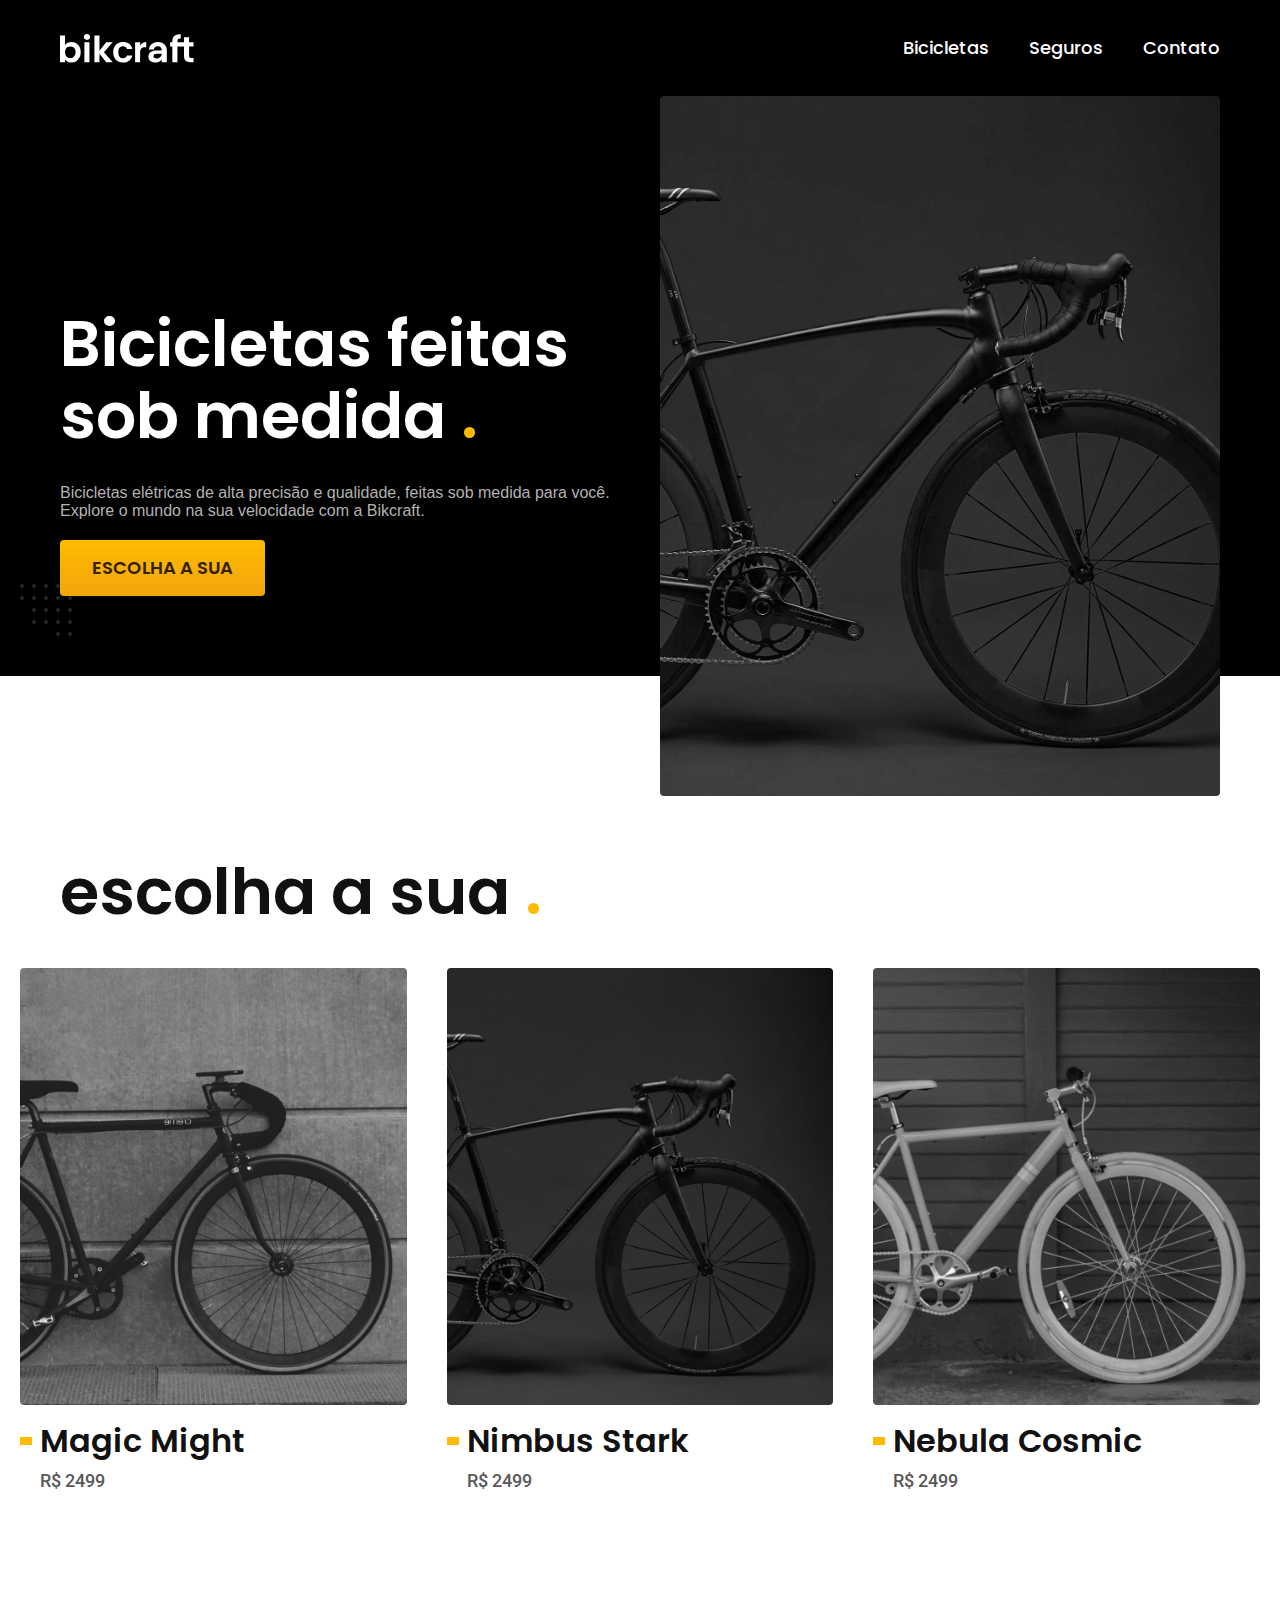
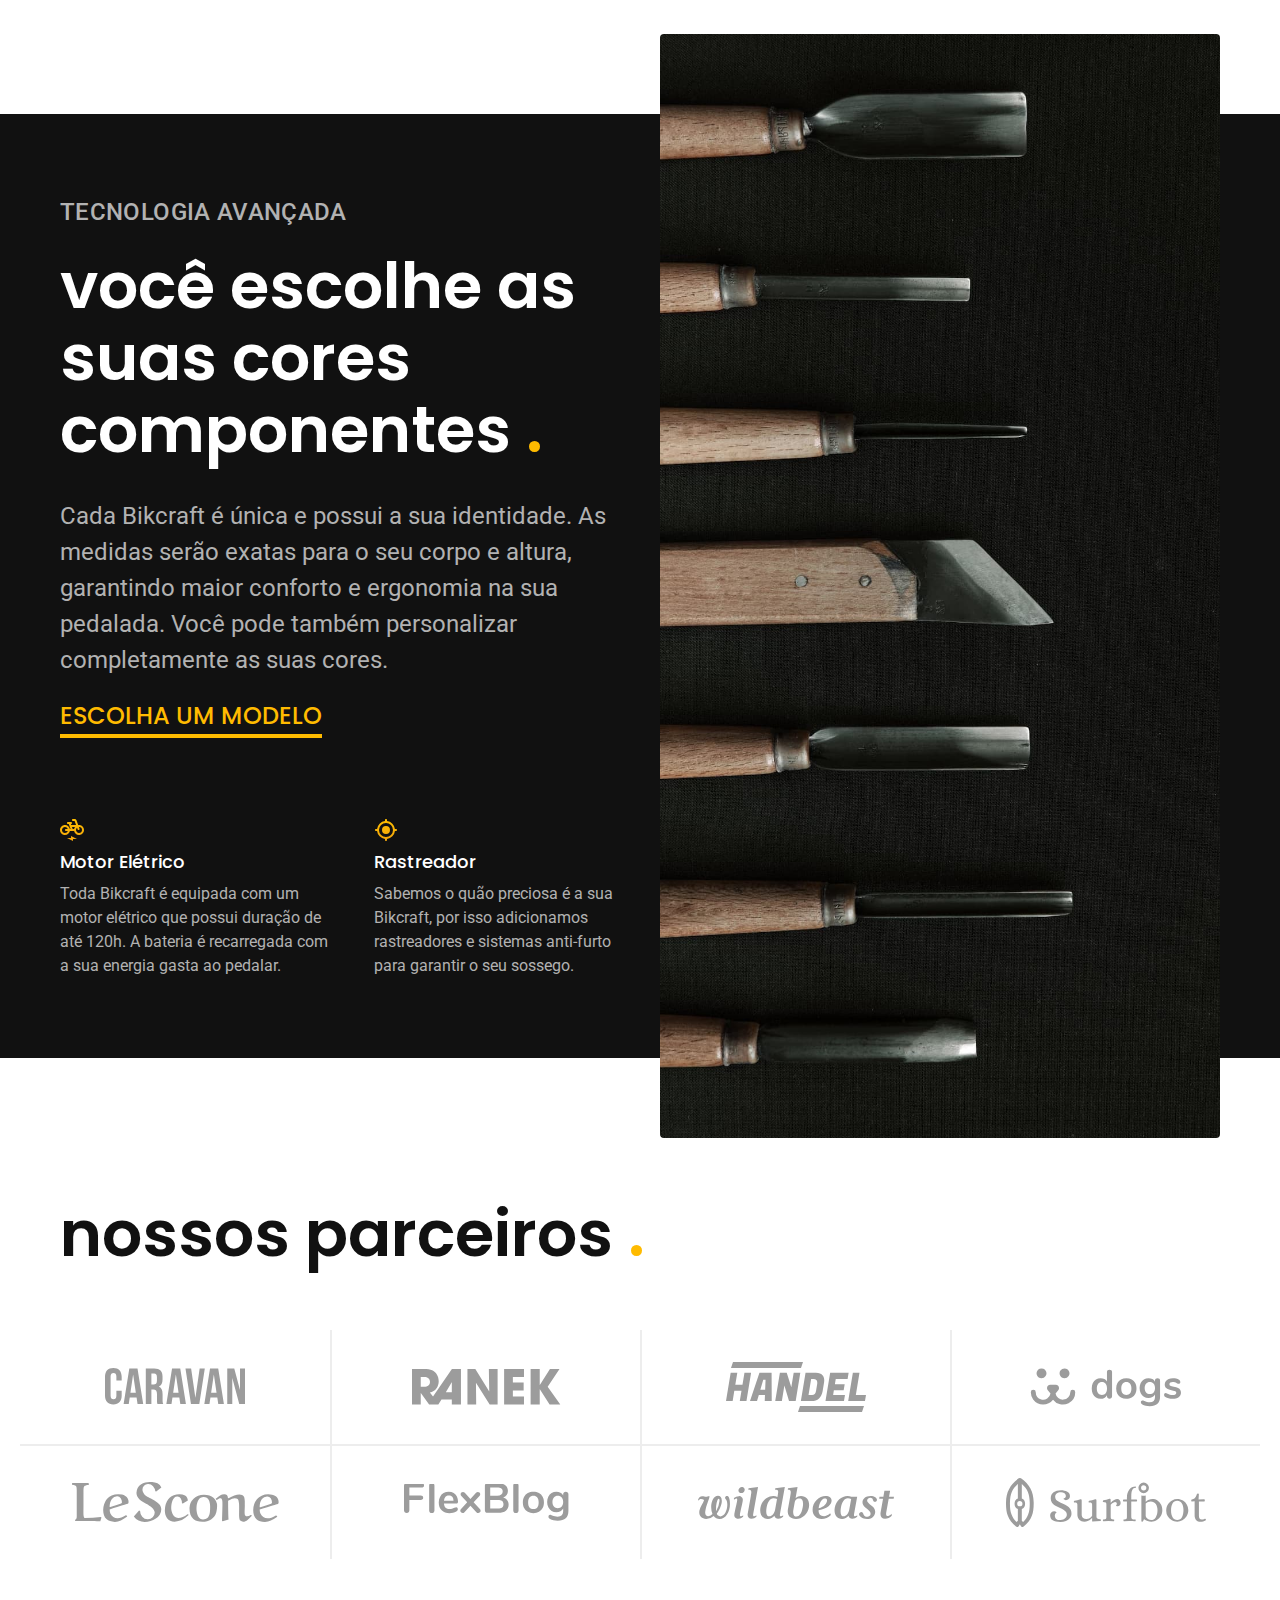
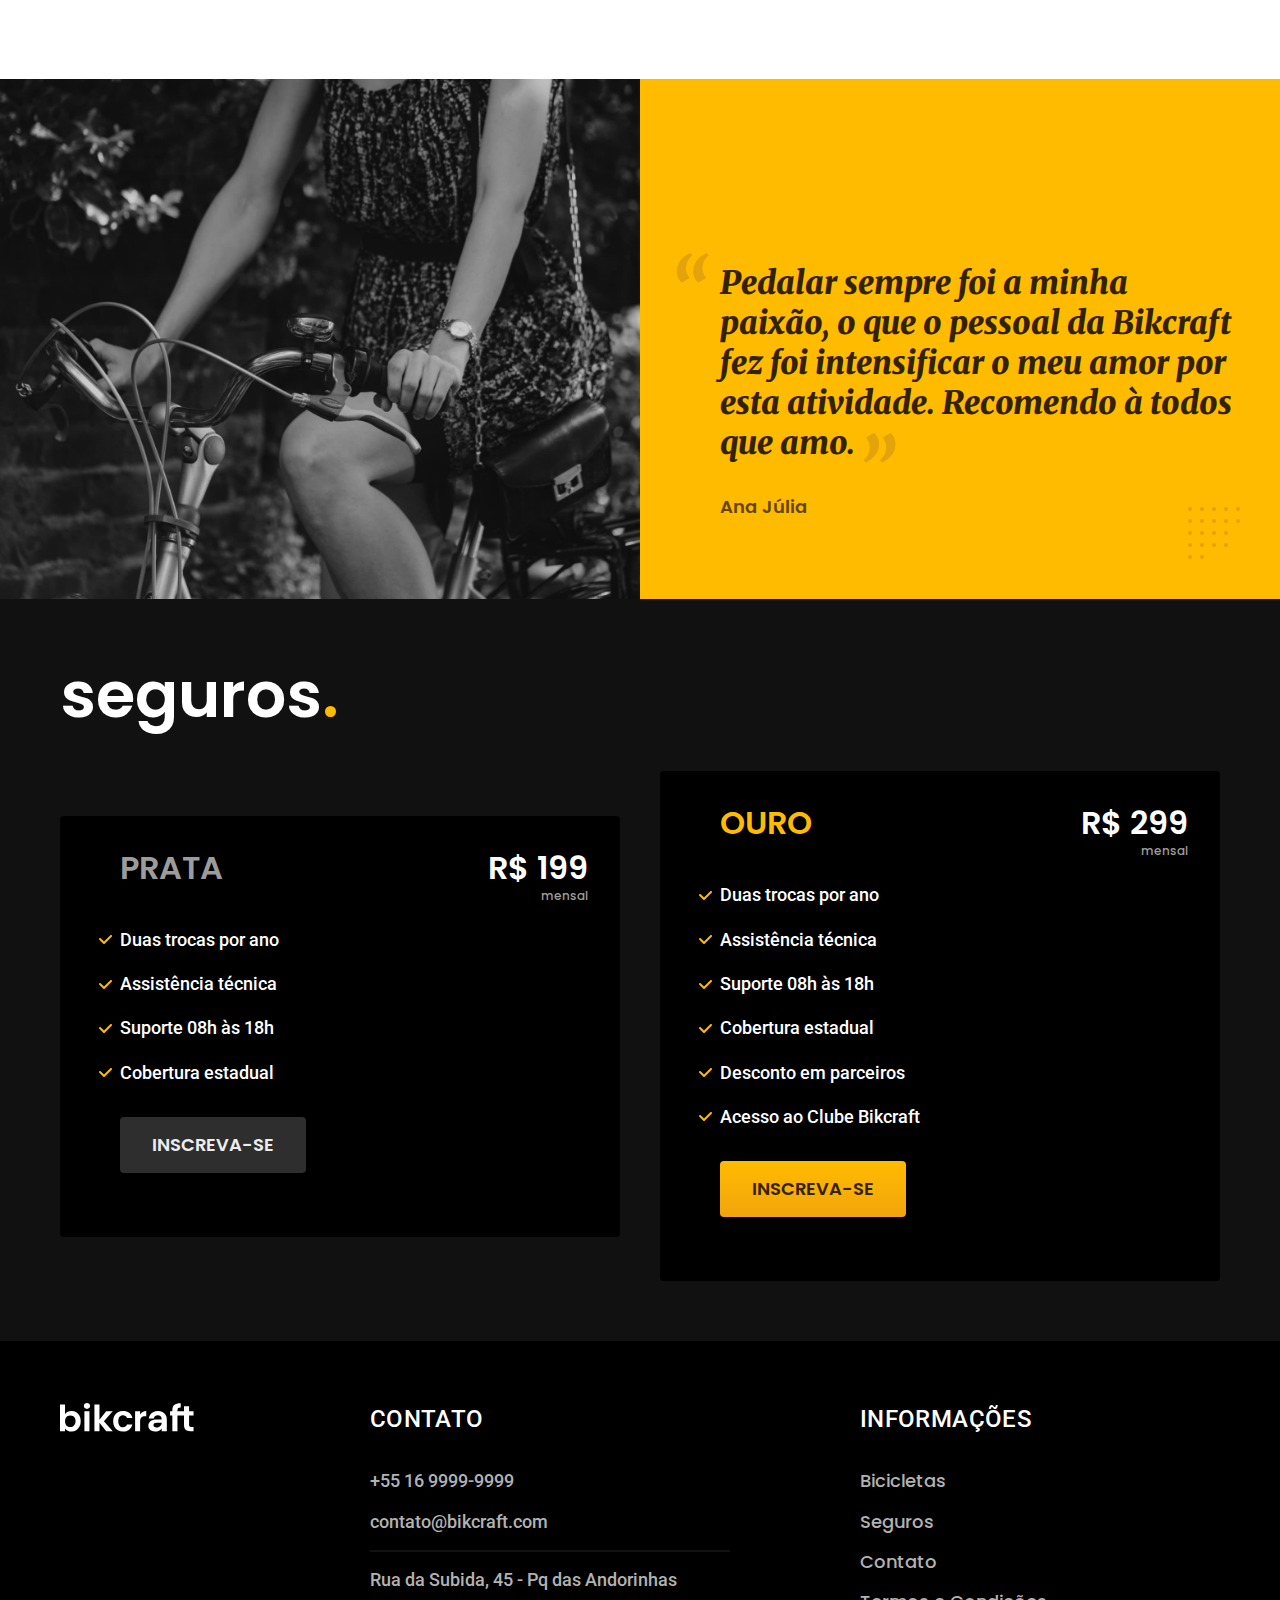
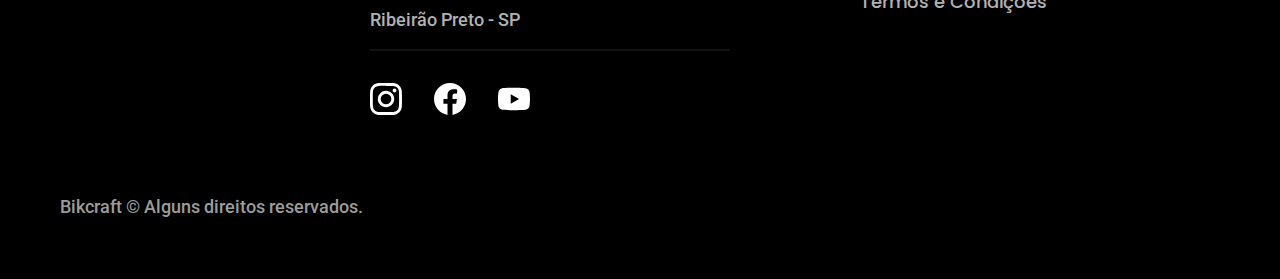
<file: index.html>
<!DOCTYPE html>
<html lang="pt-br">

<head>
    <meta charset="UTF-8">
    <meta http-equiv="X-UA-Compatible" content="IE=edge">
    <meta name="viewport" content="width=device-width, initial-scale=1.0">
    <title>Bickcraft - Bicicletas Elétricas</title>
    <meta name="description" content="Bicicletas elétricas de alta precisão e qualidade, feitas sob medida para você. Explore o mundo na sua velocidade com a Bikcraft.">

    <link rel="icon" href="./favicon.svg" type="image/svg+xml">
    <link href="./css/style.min.css" rel="preload" as="style">
    <link rel="stylesheet" href="./css/style.min.css">
    
        <script>document.documentElement.classList.add('js')</script>

    <link rel="preconnect" href="https://fonts.googleapis.com">
    <link rel="preconnect" href="https://fonts.gstatic.com" crossorigin>
    <link href="https://fonts.googleapis.com/css2?family=Merriweather:ital,wght@1,900&family=Poppins:wght@500;600&family=Roboto:wght@400;500&display=swap" rel="stylesheet">

</head>

<body>
    <header class="header-bg">
        <div class="header container">
            <a href="./">
                <img src="./img/bikcraft.svg" width="136" height="32" alt="Bickcraft">
            </a>

            <nav aria-label="primária">
                <ul class="header-menu  font-1-m cor-0">
                    <li><a href="./bicicletas.html">Bicicletas</a></li>
                    <li><a href="./seguros.html">Seguros</a></li>
                    <li><a href="./contato.html">Contato</a></li>
                </ul>
            </nav>
        </div>
    </header>

    <main class="introducao-bg">
        <div class="introducao container">
            <div class="introducao-conteudo">
                <h1 class="font-1-xxl cor-0 fadeInDown" data-anime="200">Bicicletas feitas sob medida <span class="cor-p1">.</span></h1>
                <p class="fonte-2-l cor-5 fadeInDown" data-anime="400">Bicicletas elétricas de alta precisão e qualidade, feitas sob medida para você. Explore o mundo na sua velocidade com a Bikcraft.</p>
                <a class="botao fadeInDown" data-anime="600" href="./bicicletas.html">Escolha a sua</a>
            </div>
            <picture class="fadeInDown" data-anime="800">
                <source media="(max-width: 800px)" srcset="./img/bicicletas/nimbus.jpg">
                <img src="./img/fotos/introducao.jpg" width="1280" height="1600" alt="bicicleta eletrica preta">
            </picture>
        </div>
    </main>

    <article class="bicicletas-lista">
        <h2 class="container font-1-xxl">escolha a sua <span class="cor-p1">.</span></h2>
        <ul>
            <li>
                <a href="./bicicletas/magic.html">
                    <img src="./img/bicicletas/magic-home.jpg" width="920" height="1040" alt="Bicicleta Preta">
                    <h3 class="font-1-xl">Magic Might</h3>
                    <span class="font-2-m cor-8">R$ 2499</span>
                </a>
            </li>
            <li>
                <a href="./bicicletas/nimbus.html">
                    <img src="./img/bicicletas/nimbus-home.jpg" width="920" height="1040" alt="Bicicleta Preta">
                    <h3 class="font-1-xl">Nimbus Stark</h3>
                    <span class="font-2-m cor-8">R$ 2499</span>
                </a>
            </li>
            <li>
                <a href="./bicicletas/nebula.html">
                    <img src="./img/bicicletas/nebula-home.jpg" width="920" height="1040" alt="Bicicleta Preta">
                    <h3 class="font-1-xl">Nebula Cosmic</h3>
                    <span class="font-2-m cor-8">R$ 2499</span>
                </a>
            </li>
        </ul>
    </article>

    <article class="tecnologia-bg">
        <div class="tecnologia container">
            <div class="tecnologia-conteudo">
                <span class="font-2-l-b cor-5">Tecnologia Avançada</span>
                <h2 class="font-1-xxl cor-0">você escolhe as suas cores componentes <span class="cor-p1">.</span></h2>
                <p class="font-2-l cor-5">Cada Bikcraft é única e possui a sua identidade. As medidas serão exatas para o seu corpo e altura, garantindo maior conforto e ergonomia na sua pedalada. Você pode também personalizar completamente as suas cores.</p>
                <a class="link" href="./bibicletas.html">Escolha um modelo</a>
                <div class="tecnologia-vantagens">
                    <div>
                        <img src="./img/icones/eletrica.svg" width="24" height="24" alt="">
                        <h3 class="font-1-m cor-0">Motor Elétrico</h3>
                        <p class="font-2-s cor-5">Toda Bikcraft é equipada com um motor elétrico que possui duração de até 120h. A bateria é recarregada com a sua energia gasta ao pedalar.</p>
                    </div>
                    <div>
                        <img src="./img/icones/rastreador.svg" width="24" height="24" alt="">
                        <h3 class="font-1-m cor-0">Rastreador</h3>
                        <p class="font-2-s cor-5">Sabemos o quão preciosa é a sua Bikcraft, por isso adicionamos rastreadores e sistemas anti-furto para garantir o seu sossego.</p>
                    </div>
                </div>
            </div>
            <div class="tecnologia-imagem">
                <img src="./img/fotos/tecnologia.jpg" width="1200" height="1920">
            </div>
        </div>
    </article>

    <section class="parceiros" aria-label="Nossos Parceiros">
        <h2 class="container font-1-xxl">nossos parceiros <span class="cor-p1">.</span></h2>

        <ul>
            <li><img src="./img/parceiros/caravan.svg" alt="Caravan" width="140" height="38"></li>
            <li><img src="./img/parceiros/ranek.svg" alt="Ranek" width="149" height="36"></li>
            <li><img src="./img/parceiros/handel.svg" alt="Handel" width="140" height="50"></li>
            <li><img src="./img/parceiros/dogs.svg" alt="Dogs" width="152" height="39"></li>
            <li><img src="./img/parceiros/lescone.svg" alt="LeScone" width="208" height="41"></li>
            <li><img src="./img/parceiros/flexblog.svg" alt="FlexBlog" width="165" height="38"></li>
            <li><img src="./img/parceiros/wildbeast.svg" alt="Wildbeast" width="196" height="34"></li>
            <li><img src="./img/parceiros/surfbot.svg" alt="Surfbot" width="200" height="49"></li>
        </ul>
    </section>

    <section class="depoimento" aria-label="Depoimento">
        <div>
            <img src="./img/fotos/depoimento.jpg" width="1560" height="1360" alt="Pessoa pedalando uma bicicleta Bickcraft">
        </div>
        <div class="depoimento-conteudo">
            <blockquote class="font-1-xl cor-p5">
                <p>Pedalar sempre foi a minha paixão, o que o pessoal da Bikcraft fez foi intensificar o meu amor por esta atividade. Recomendo à todos que amo.</p>
            </blockquote>
            <span class="font-1-m-b cor-p4">Ana Júlia</span>
        </div>
    </section>

    <article class="seguros-bg">
        <div class="seguros container">
            <h2 class="font-1-xxl cor-0">seguros<span class="cor-p1">.</span></h2>
            <div class="seguros-item">
                <h3 class="font-1-xl cor-6">PRATA</h3>
                <span class="font-1-xl cor-0">R$ 199 <span class="font-1-xs cor-6">mensal</span></span>
                <ul class="font-2-m cor-0">
                    <li>Duas trocas por ano</li>
                    <li>Assistência técnica</li>
                    <li>Suporte 08h às 18h</li>
                    <li>Cobertura estadual</li>
                </ul>
                <a class="botao secundario" href="./orcamento.html">Inscreva-se</a>
            </div>
            <div class="seguros-item">
                <h3 class="font-1-xl cor-p1">OURO</h3>
                <span class="font-1-xl cor-0">R$ 299 <span class="font-1-xs cor-6">mensal</span></span>
                <ul class="font-2-m cor-0">
                    <li>Duas trocas por ano</li>
                    <li>Assistência técnica</li>
                    <li>Suporte 08h às 18h</li>
                    <li>Cobertura estadual</li>
                    <li>Desconto em parceiros</li>
                    <li>Acesso ao Clube Bikcraft</li>
                </ul>
                <a class="botao" href="./orcamento.html">Inscreva-se</a>
            </div>
        </div>
    </article>

    <footer class="footer-bg">
        <div class="footer container">
            <img src="./img/bikcraft.svg" width="136" height="32" alt="Bickcraft">
            <div class="footer-contato">
                <h3 class="font-2-l-b cor-0">Contato</h3>
                <ul class="font-2-m cor-5">
                    <li><a href="tel:+551699999999">+55 16 9999-9999</a></li>
                    <li><a href="mailto:contato@bikcraft.com">contato@bikcraft.com</a></li>
                    <li>Rua da Subida, 45 - Pq das Andorinhas</li>
                    <li>Ribeirão Preto - SP</li>
                </ul>
                <div class="footer-redes">
                    <a href="./">
                        <img src="./img/redes/instagram.svg" width="32" height="32" alt="Instagram">
                    </a>
                    <a href="./">
                        <img src="./img/redes/facebook.svg" width="32" height="32" alt="Facebook">
                    </a>
                    <a href="./">
                        <img src="./img/redes/youtube.svg" width="32" height="32" alt=Youtube">
                    </a>
                </div>
            </div>
            <div class="footer-informacoes">
                <h3 class="font-2-l-b cor-0">Informações</h3>
                <nav>
                    <ul class="font-1-m cor-5">
                        <li><a href="./bicicletas.html">Bicicletas</a></li>
                        <li><a href="./seguros.html">Seguros</a></li>
                        <li><a href="./contato.html">Contato</a></li>
                        <li><a href="./termos.html">Termos e Condições</a></li>
                    </ul>
                </nav>
            </div>
            <p class="footer-copy font-2-m cor-6">Bikcraft © Alguns direitos reservados.</p>
        </div>
    </footer>

    <script src="./js/plugins/simple-anime.js"></script>
    <script src="./js/script.js"></script>
</body>

</html>
</file>
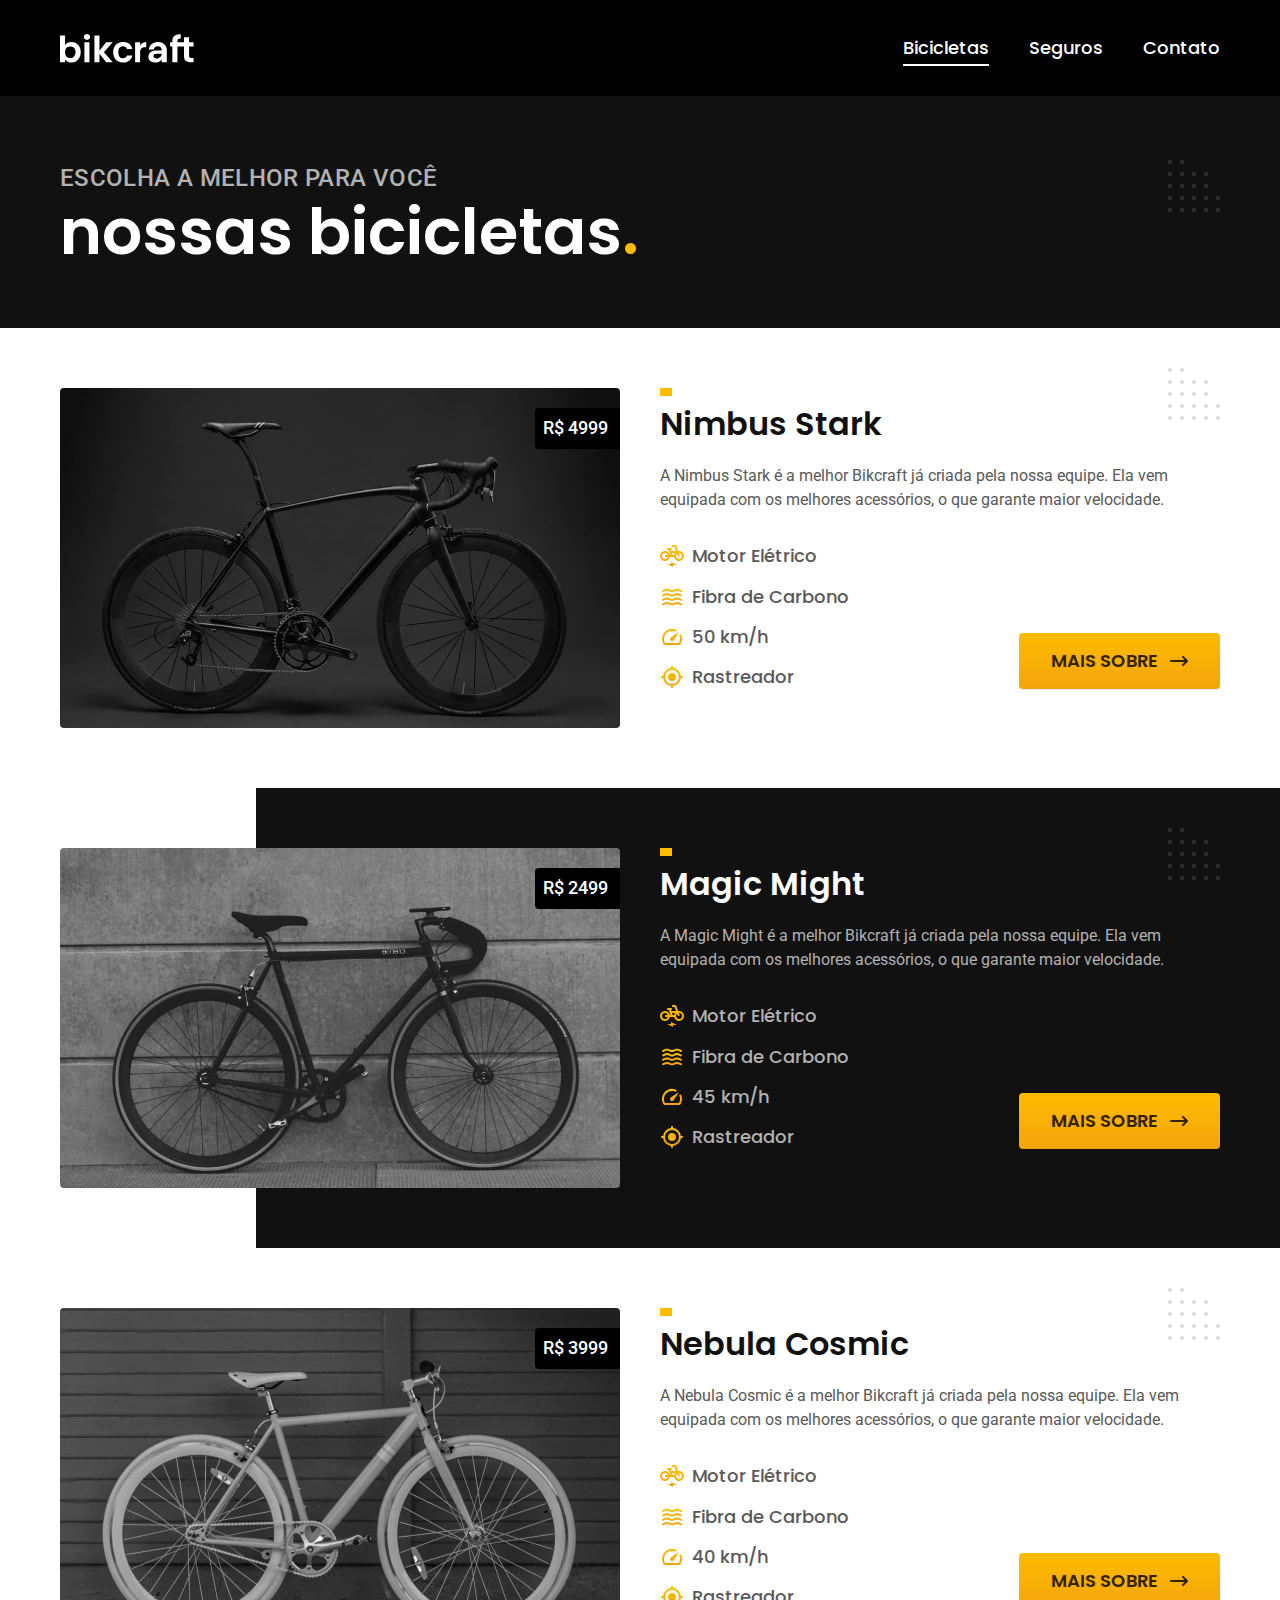
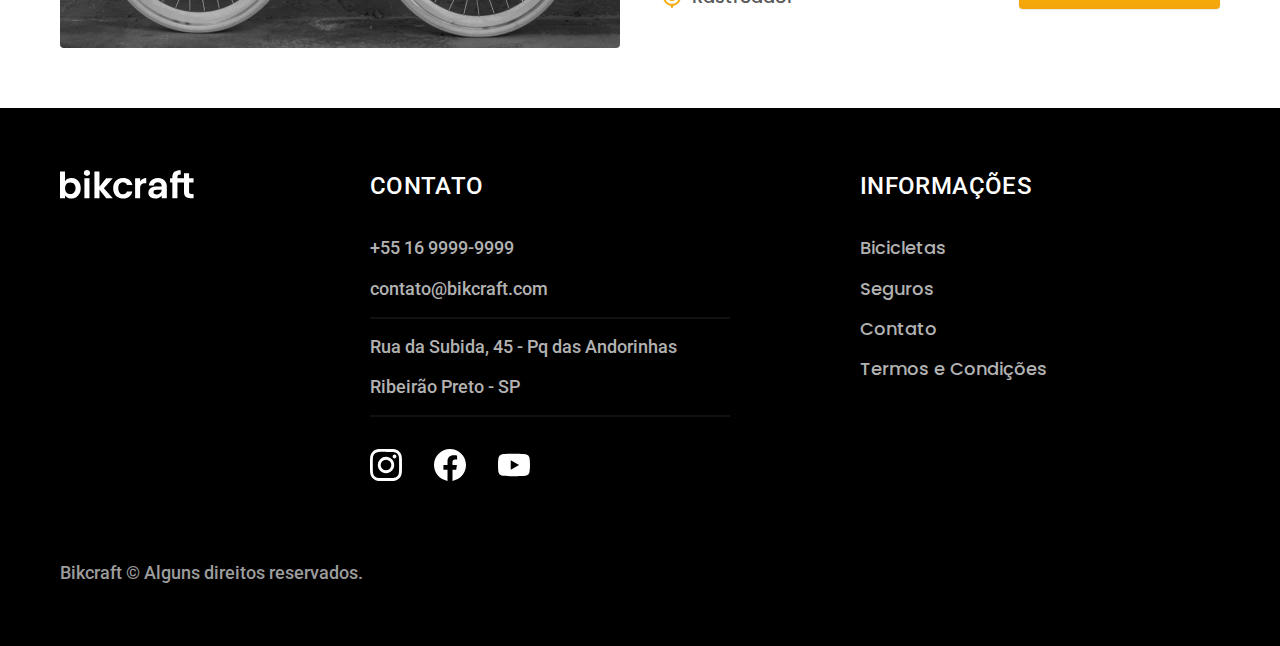
<file: bicicletas.html>
<!DOCTYPE html>
<html lang="pt-br">

<head>
    <meta charset="UTF-8">
    <meta http-equiv="X-UA-Compatible" content="IE=edge">
    <meta name="viewport" content="width=device-width, initial-scale=1.0">
    <title>Bicicletas | Bickcraft</title>
    <meta name="description" content="Bicicletas">

    <link rel="icon" href="./favicon.svg" type="image/svg+xml">
    <link href="./css/style.min.css" rel="preload" as="style">
    <link rel="stylesheet" href="./css/style.min.css">

    <link rel="preconnect" href="https://fonts.googleapis.com">
    <link rel="preconnect" href="https://fonts.gstatic.com" crossorigin>
    <link href="https://fonts.googleapis.com/css2?family=Merriweather:ital,wght@1,900&family=Poppins:wght@500;600&family=Roboto:wght@400;500&display=swap" rel="stylesheet">
        <script>document.documentElement.classList.add('js')</script>

    <link rel="preconnect" href="https://fonts.googleapis.com">
    <link rel="preconnect" href="https://fonts.gstatic.com" crossorigin>
    <link href="https://fonts.googleapis.com/css2?family=Merriweather:ital,wght@1,900&family=Poppins:wght@500;600&family=Roboto:wght@400;500&display=swap" rel="stylesheet">
</head>

<body id="bicicletas">
    <header class="header-bg">
        <div class="header container">
            <a href="./">
                <img src="./img/bikcraft.svg" alt="Bickcraft">
            </a>

            <nav aria-label="primária">
                <ul class="header-menu  font-1-m cor-0">
                    <li><a href="./bicicletas.html">Bicicletas</a></li>
                    <li><a href="./seguros.html">Seguros</a></li>
                    <li><a href="./contato.html">Contato</a></li>
                </ul>
            </nav>
        </div>
    </header>

    <main>
        <div class="titulo-bg">
            <div class="titulo container">
                <p class="font-2-l-b cor-5">ESCOLHA A MELHOR PARA VOCÊ</p>
                <h1 class="font-1-xxl cor-0">nossas bicicletas<span class="cor-p1">.</span></h1>
            </div>
        </div>

        <div class="bicicletas container">
            <div class="bicicletas-imagem">
                <img src="./img/bicicletas/nimbus.jpg" alt="Bicicleta preta">
                <span class="font-2-m cor-0">R$ 4999</span>
            </div>
            <div class="bicicletas-conteudo">
                <h2 class="font-1-xl">Nimbus Stark</h2>
                <p class="font-2-s cor-8">A Nimbus Stark é a melhor Bikcraft já criada pela nossa equipe. Ela vem equipada com os melhores acessórios, o que garante maior velocidade.</p>
                <ul class="font-1-m cor-8">
                    <li>
                        <img src="./img/icones/eletrica.svg" alt="">
                        Motor Elétrico
                    </li>
                    <li>
                        <img src="./img/icones/carbono.svg" alt="">
                        Fibra de Carbono
                    </li>
                    <li>
                        <img src="./img/icones/velocidade.svg" alt="">
                        50 km/h
                    </li>
                    <li>
                        <img src="./img/icones/rastreador.svg" alt="">
                        Rastreador
                    </li>
                </ul>
                <a class="botao seta" href="./bicicletas/nimbus.html">Mais Sobre</a>
            </div>
        </div>

        <div class="bicicletas-bg">
            <div class="bicicletas container">
                <div class="bicicletas-imagem">
                    <img src="./img/bicicletas/magic.jpg" alt="Bicicleta preta">
                    <span class="font-2-m cor-0">R$ 2499</span>
                </div>
                <div class="bicicletas-conteudo">
                    <h2 class="font-1-xl cor-0">Magic Might</h2>
                    <p class="font-2-s cor-5">A Magic Might é a melhor Bikcraft já criada pela nossa equipe. Ela vem equipada com os melhores acessórios, o que garante maior velocidade.</p>
                    <ul class="font-1-m cor-5">
                        <li>
                            <img src="./img/icones/eletrica.svg" alt="">
                            Motor Elétrico
                        </li>
                        <li>
                            <img src="./img/icones/carbono.svg" alt="">
                            Fibra de Carbono
                        </li>
                        <li>
                            <img src="./img/icones/velocidade.svg" alt="">
                            45 km/h
                        </li>
                        <li>
                            <img src="./img/icones/rastreador.svg" alt="">
                            Rastreador
                        </li>
                    </ul>
                    <a class="botao seta" href="./bicicletas/magic.html">Mais Sobre</a>
                </div>
            </div>
        </div>

        <div class="bicicletas container">
            <div class="bicicletas-imagem">
                <img src="./img/bicicletas/nebula.jpg" alt="Bicicleta preta">
                <span class="font-2-m cor-0">R$ 3999</span>
            </div>
            <div class="bicicletas-conteudo">
                <h2 class="font-1-xl">Nebula Cosmic</h2>
                <p class="font-2-s cor-8">A Nebula Cosmic é a melhor Bikcraft já criada pela nossa equipe. Ela vem equipada com os melhores acessórios, o que garante maior velocidade.</p>
                <ul class="font-1-m cor-8">
                    <li>
                        <img src="./img/icones/eletrica.svg" alt="">
                        Motor Elétrico
                    </li>
                    <li>
                        <img src="./img/icones/carbono.svg" alt="">
                        Fibra de Carbono
                    </li>
                    <li>
                        <img src="./img/icones/velocidade.svg" alt="">
                        40 km/h
                    </li>
                    <li>
                        <img src="./img/icones/rastreador.svg" alt="">
                        Rastreador
                    </li>
                </ul>
                <a class="botao seta" href="./bicicletas/nebula.html">Mais Sobre</a>
            </div>
        </div>
    </main>

    <footer class="footer-bg">
        <div class="footer container">
            <img src="./img/bikcraft.svg" alt="Bickcraft">
            <div class="footer-contato">
                <h3 class="font-2-l-b cor-0">Contato</h3>
                <ul class="font-2-m cor-5">
                    <li><a href="tel:+551699999999">+55 16 9999-9999</a></li>
                    <li><a href="mailto:contato@bikcraft.com">contato@bikcraft.com</a></li>
                    <li>Rua da Subida, 45 - Pq das Andorinhas</li>
                    <li>Ribeirão Preto - SP</li>
                </ul>
                <div class="footer-redes">
                    <a href="./">
                        <img src="./img/redes/instagram.svg" alt="Instagram">
                    </a>
                    <a href="./">
                        <img src="./img/redes/facebook.svg" alt="Facebook">
                    </a>
                    <a href="./">
                        <img src="./img/redes/youtube.svg" alt=Youtube">
                    </a>
                </div>
            </div>
            <div class="footer-informacoes">
                <h3 class="font-2-l-b cor-0">Informações</h3>
                <nav>
                    <ul class="font-1-m cor-5">
                        <li><a href="./bicicletas.html">Bicicletas</a></li>
                        <li><a href="./seguros.html">Seguros</a></li>
                        <li><a href="./contato.html">Contato</a></li>
                        <li><a href="./termos.html">Termos e Condições</a></li>
                    </ul>
                </nav>
            </div>
            <p class="footer-copy font-2-m cor-6">Bikcraft © Alguns direitos reservados.</p>
        </div>
    </footer>
    <script src="./js/script.js"></script>
</body>

</html>
</file>
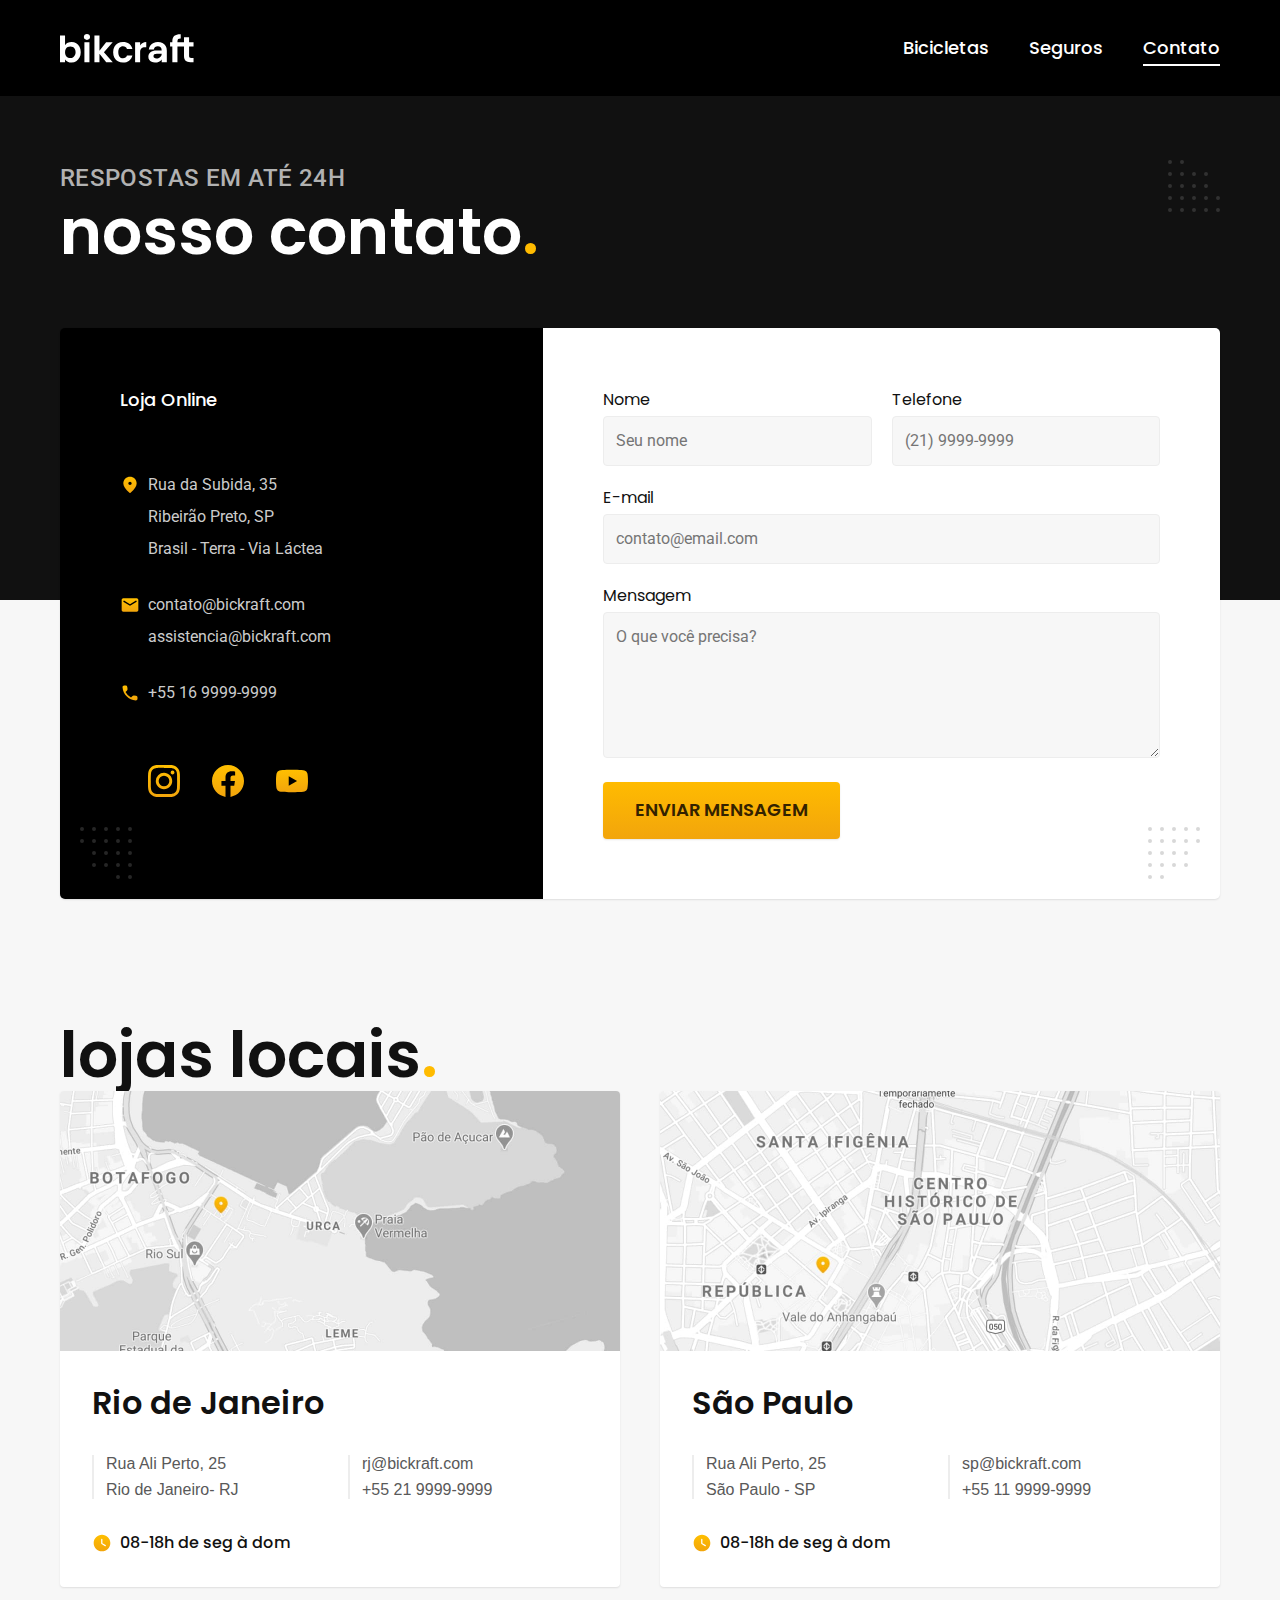
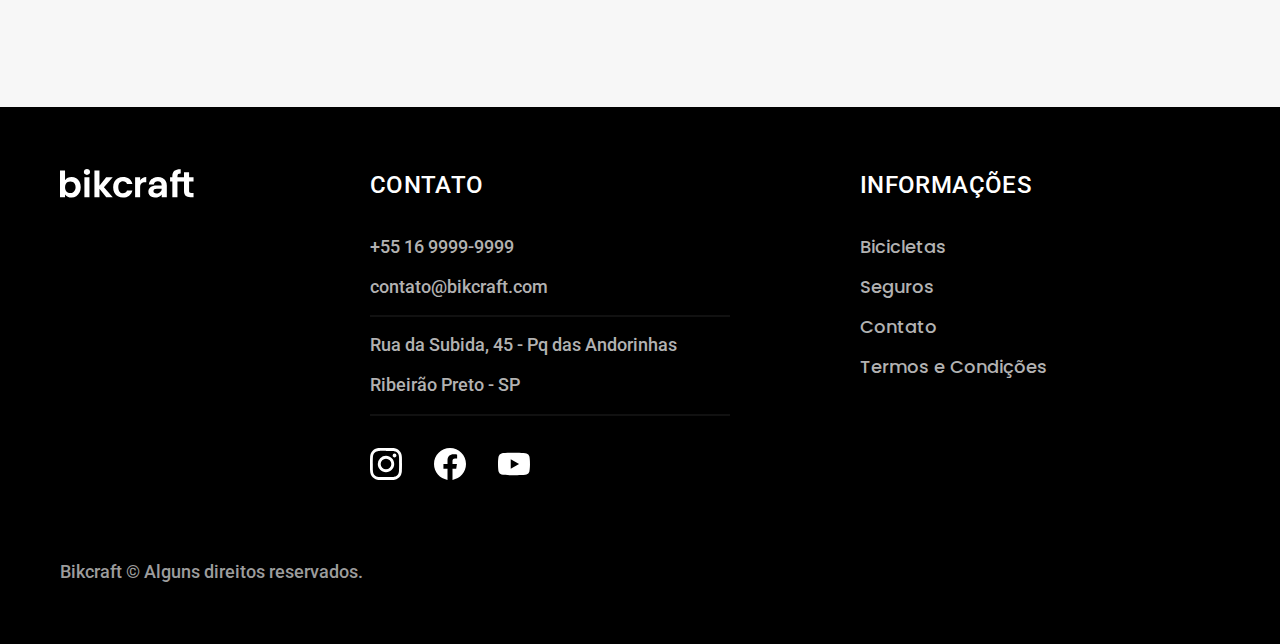
<file: contato.html>
<!DOCTYPE html>
<html lang="pt-br">

<head>
    <meta charset="UTF-8">
    <meta http-equiv="X-UA-Compatible" content="IE=edge">
    <meta name="viewport" content="width=device-width, initial-scale=1.0">
    <title>Contato | Bickcraft</title>
    <meta name="description" content="Contato">

    <link rel="icon" href="./favicon.svg" type="image/svg+xml">
    <link href="./css/style.min.css" rel="preload" as="style">

<link rel="stylesheet" href="./css/style.min.css">

    <link rel="preconnect" href="https://fonts.googleapis.com">
    <link rel="preconnect" href="https://fonts.gstatic.com" crossorigin>
    <link href="https://fonts.googleapis.com/css2?family=Merriweather:ital,wght@1,900&family=Poppins:wght@500;600&family=Roboto:wght@400;500&display=swap" rel="stylesheet">
        <script>document.documentElement.classList.add('js')</script>

    <link rel="preconnect" href="https://fonts.googleapis.com">
    <link rel="preconnect" href="https://fonts.gstatic.com" crossorigin>
    <link href="https://fonts.googleapis.com/css2?family=Merriweather:ital,wght@1,900&family=Poppins:wght@500;600&family=Roboto:wght@400;500&display=swap" rel="stylesheet">
</head>

<body id="contato">
    <header class="header-bg">
        <div class="header container">
            <a href="./">
                <img src="./img/bikcraft.svg" alt="Bickcraft">
            </a>

            <nav aria-label="primária">
                <ul class="header-menu  font-1-m cor-0">
                    <li><a href="./bicicletas.html">Bicicletas</a></li>
                    <li><a href="./seguros.html">Seguros</a></li>
                    <li><a href="./contato.html">Contato</a></li>
                </ul>
            </nav>
        </div>
    </header>

    <main>
        <div class="titulo-bg">
            <div class="titulo container">
                <p class="font-2-l-b cor-5">RESPOSTAS EM ATÉ 24H</p>
                <h1 class="font-1-xxl cor-0">nosso contato<span class="cor-p1">.</span></h1>
            </div>
        </div>

        <div class="contato container">
            <section class="contato-dados" aria-label="Endereço">
                <h2 class="font-1-m cor-0">Loja Online</h2>
                <div class="contato-endereco font-2-s cor-4">
                    <p>Rua da Subida, 35</p>
                    <p>Ribeirão Preto, SP</p>
                    <p>Brasil - Terra - Via Láctea</p>
                </div>
                <address class="contato-meios font-2-s cor-4">
                    <a href="mailto:contato@bickraft.com">contato@bickraft.com</a>
                    <a href="mailto:assistencia@bickraft.com">assistencia@bickraft.com</a>
                    <a href="tel:+551699999999">+55 16 9999-9999</a>
                </address>
                <div class="contato-redes">
                    <a href="./">
                        <img src="./img/redes/instagram-p.svg" alt="Instagram">
                    </a>
                    <a href="./">
                        <img src="./img/redes/facebook-p.svg" alt="Facebook">
                    </a>
                    <a href="./">
                        <img src="./img/redes/youtube-p.svg" alt=Youtube">
                    </a>
                </div>
            </section>
            <section class="contato-formulario" aria-label="Formulário">
                <form class="form" action="./contato.html">
                    <div>
                        <label for="nome">Nome</label>
                        <input type="text" id="nome" name="nome" placeholder="Seu nome">
                    </div>
                    <div>
                        <label for="telefone">Telefone</label>
                        <input type="text" id="telefone" name="telefone" placeholder="(21) 9999-9999">
                    </div>
                    <div class="col-2">
                        <label for="email">E-mail</label>
                        <input type="email" id="email" name="email" placeholder="contato@email.com">
                    </div>
                    <div class="col-2">
                        <label for="mensagem">Mensagem</label>
                        <textarea rows="5" id="mensagem" name="mensagem" placeholder="O que você precisa?"></textarea>
                    </div>
                    <button class="botao col-2">Enviar Mensagem</button>
                </form>
            </section>
        </div>
    </main>

    <article class="lojas container">
        <h2 class="font-1-xxl">lojas locais<span class="cor-p1">.</span></h2>
        <div class="lojas-item">
            <img src="./img/lojas/rj.jpg" alt="mapa marcando o endereço em Rua Ali Perto, 25 - Rio de Janeiro - RJ">
            <div class="lojas-conteudo">
                <h3 class="font-1-xl">Rio de Janeiro</h3>
                <div class="lojas-dados font-2s cor-8">
                    <p>Rua Ali Perto, 25</p>
                    <p>Rio de Janeiro- RJ</p>
                </div>
                <div class="lojas-dados font-2s cor-8">
                    <a href="mailto:rj@bickraft.com">rj@bickraft.com</a>
                    <a href="tel:+552199999999">+55 21 9999-9999</a>
                </div>
                <p class="lojas-tempo font-1-s"> <img src="./img/icones/horario.svg" alt=""> 08-18h de seg à dom</p>
            </div>
        </div>
        <div class="lojas-item">
            <img src="./img/lojas/sp.jpg" alt="mapa marcando o endereço em Rua Ali Perto, 25 - São Paulo - SP">            
            <div class="lojas-conteudo">
                <h3 class="font-1-xl">São Paulo</h3>
                <div class="lojas-dados font-2s cor-8">
                    <p>Rua Ali Perto, 25</p>
                    <p>São Paulo - SP</p>
                </div>
                <div class="lojas-dados font-2s cor-8">
                    <a href="mailto:sp@bickraft.com">sp@bickraft.com</a>
                    <a href="tel:+551199999999">+55 11 9999-9999</a>
                </div>
                <p class="lojas-tempo font-1-s"><img src="./img/icones/horario.svg" alt=""> 08-18h de seg à dom</p>
            </div>
        </div>
    </article>

    <footer class="footer-bg">
        <div class="footer container">
            <img src="./img/bikcraft.svg" alt="Bickcraft">
            <div class="footer-contato">
                <h3 class="font-2-l-b cor-0">Contato</h3>
                <ul class="font-2-m cor-5">
                    <li><a href="tel:+551699999999">+55 16 9999-9999</a></li>
                    <li><a href="mailto:contato@bikcraft.com">contato@bikcraft.com</a></li>
                    <li>Rua da Subida, 45 - Pq das Andorinhas</li>
                    <li>Ribeirão Preto - SP</li>
                </ul>
                <div class="footer-redes">
                    <a href="./">
                        <img src="./img/redes/instagram.svg" alt="Instagram">
                    </a>
                    <a href="./">
                        <img src="./img/redes/facebook.svg" alt="Facebook">
                    </a>
                    <a href="./">
                        <img src="./img/redes/youtube.svg" alt=Youtube">
                    </a>
                </div>
            </div>
            <div class="footer-informacoes">
                <h3 class="font-2-l-b cor-0">Informações</h3>
                <nav>
                    <ul class="font-1-m cor-5">
                        <li><a href="./bicicletas.html">Bicicletas</a></li>
                        <li><a href="./seguros.html">Seguros</a></li>
                        <li><a href="./contato.html">Contato</a></li>
                        <li><a href="./termos.html">Termos e Condições</a></li>
                    </ul>
                </nav>
            </div>
            <p class="footer-copy font-2-m cor-6">Bikcraft © Alguns direitos reservados.</p>
        </div>
    </footer>
    <script src="./js/script.js"></script>
</body>

</html>
</file>
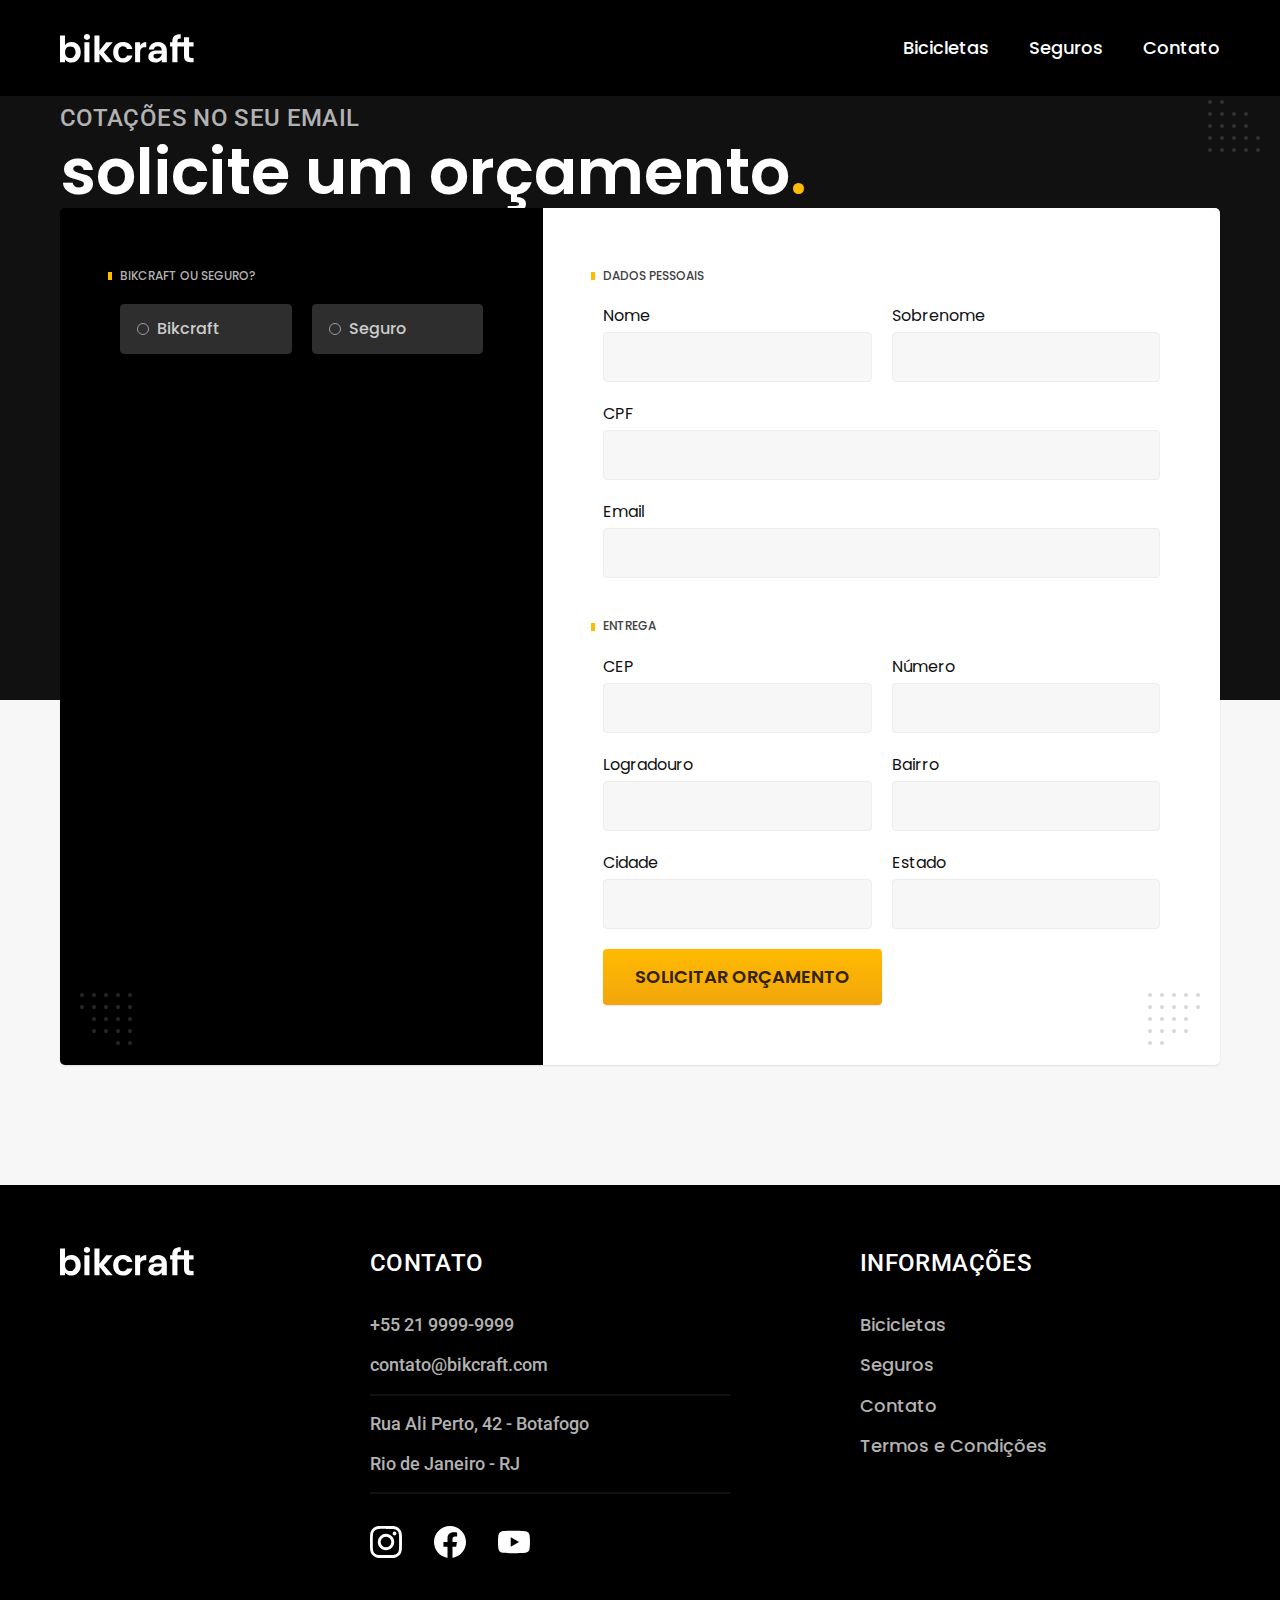
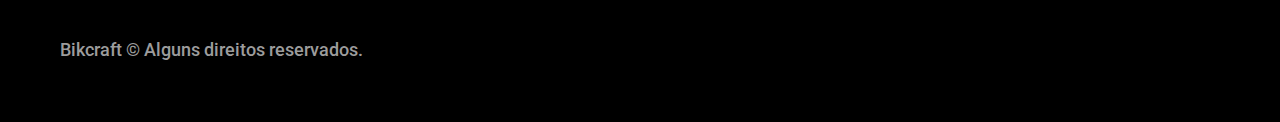
<file: orcamento.html>
<!DOCTYPE html>
<html lang="pt-br">

<head>
  <meta charset="UTF-8">
  <meta name="viewport" content="width=device-width, initial-scale=1.0">
  <title>Orçamento | Bikcraft</title>
  <meta name="description" content="Bicicletas elétricas de alta precisão e qualidade,  feitas sob medida para o cliente. Explore o mundo na sua velocidade com a Bikcraft.">

  <link rel="icon" href="./favicon.svg" type="image/svg+xml">

  <link href="./css/style.min.css" rel="preload" as="style">
  <link href="./css/style.min.css" rel="stylesheet">

  <link rel="preconnect" href="https://fonts.googleapis.com">
  <link rel="preconnect" href="https://fonts.gstatic.com" crossorigin>
  <link href="https://fonts.googleapis.com/css2?family=Merriweather:ital,wght@1,900&family=Poppins:wght@500;600&family=Roboto:wght@400;500&display=swap" rel="stylesheet">
</head>

<body id="orcamento">
  <header class="header-bg">
    <div class="header container">
      <a href="./">
        <img src="./img/bikcraft.svg" alt="Bikcraft" width="136" height="32">
      </a>
      <nav aria-label="primaria">
        <ul class="header-menu font-1-m cor-0">
          <li><a href="./bicicletas.html">Bicicletas</a></li>
          <li><a href="./seguros.html">Seguros</a></li>
          <li><a href="./contato.html">Contato</a></li>
        </ul>
      </nav>
    </div>
  </header>

  <main>
    <div class="titulo">
      <div class="container">
        <p class="font-2-l-b cor-5">Cotações no seu email</p>
        <h1 class="font-1-xxl cor-0">solicite um orçamento<span class="cor-p1">.</span></h1>
      </div>
    </div>

    <form class="orcamento container" action="./">
      <!-- Produto -->
      <div class="orcamento-produto">
        <h2 class="font-1-xs cor-5">Bikcraft ou Seguro?</h2>

        <input type="radio" name="tipo" value="bikcraft" id="bikcraft">
        <label for="bikcraft">Bikcraft</label>

        <input type="radio" name="tipo" value="seguro" id="seguro">
        <label for="seguro">Seguro</label>

        <div class="orcamento-conteudo" id="orcamento-bikcraft">
          <h2 class="font-1-xs cor-5">Escolha a sua:</h2>

          <input type="radio" name="produto" value="nimbus" id="nimbus">
          <label for="nimbus">Nimbus Stark <span>R$ 4999</span></label>
          <div class="radio-detalhes">
            <ul class="font-1-xs cor-8">
              <li><img src="./img/icones/eletrica.svg" alt=""> Motor Elétrico</li>
              <li><img src="./img/icones/carbono.svg" alt=""> Fibra de Carbono</li>
              <li><img src="./img/icones/velocidade.svg" alt=""> 50 km/h</li>
              <li><img src="./img/icones/rastreador.svg" alt=""> Rastreador</li>
            </ul>
            <img src="./img/bicicletas/nimbus.jpg" alt="Bicicleta preta">
          </div>

          <input type="radio" name="produto" value="magic" id="magic">
          <label for="magic">Magic Might <span>R$ 2499</span></label>
          <div class="radio-detalhes">
            <ul class="font-1-xs cor-8">
              <li><img src="./img/icones/eletrica.svg" alt=""> Motor Elétrico</li>
              <li><img src="./img/icones/carbono.svg" alt=""> Fibra de Carbono</li>
              <li><img src="./img/icones/velocidade.svg" alt=""> 45 km/h</li>
              <li><img src="./img/icones/rastreador.svg" alt=""> Rastreador</li>
            </ul>
            <img src="./img/bicicletas/magic.jpg" alt="Bicicleta preta">
          </div>

          <input type="radio" name="produto" value="nebula" id="nebula">
          <label for="nebula">Nebula Cosmic <span>R$ 3999</span></label>
          <div class="radio-detalhes">
            <ul class="font-1-xs cor-8">
              <li><img src="./img/icones/eletrica.svg" alt=""> Motor Elétrico</li>
              <li><img src="./img/icones/carbono.svg" alt=""> Fibra de Carbono</li>
              <li><img src="./img/icones/velocidade.svg" alt=""> 40 km/h</li>
              <li><img src="./img/icones/rastreador.svg" alt=""> Rastreador</li>
            </ul>
            <img src="./img/bicicletas/nebula.jpg" alt="Bicicleta preta">
          </div>
        </div>

        <div class="orcamento-conteudo" id="orcamento-seguro">
          <h2 class="font-1-xs cor-5">Escolha o plano:</h2>

          <input type="radio" name="produto" value="prata" id="prata">
          <label for="prata" class="font-1-s cor-4">Prata <span>R$ 199</span></label>

          <input type="radio" name="produto" value="ouro" id="ouro">
          <label for="ouro" class="font-1-s cor-4">Ouro <span>R$ 299</span></label>
        </div>
      </div>

      <!-- Dados -->
      <div class="orcamento-dados form">
        <h2 class="font-1-xs cor-9 col-2">dados pessoais</h2>
        <div>
          <label for="nome">Nome</label>
          <input type="text" id="nome" name="nome">
        </div>
        <div>
          <label for="sobrenome">Sobrenome</label>
          <input type="text" id="sobrenome" name="sobrenome">
        </div>
        <div class="col-2">
          <label for="CPF">CPF</label>
          <input type="text" id="CPF" name="CPF">
        </div>
        <div class="col-2">
          <label for="email">Email</label>
          <input type="text" id="email" name="email">
        </div>
        <h2 class="font-1-xs cor-9 col-2">entrega</h2>
        <div>
          <label for="cep">CEP</label>
          <input type="text" id="cep" name="cep">
        </div>
        <div>
          <label for="numero">Número</label>
          <input type="text" id="numero" name="numero">
        </div>
        <div>
          <label for="logradouro">Logradouro</label>
          <input type="text" id="logradouro" name="logradouro">
        </div>
        <div>
          <label for="bairro">Bairro</label>
          <input type="text" id="bairro" name="bairro">
        </div>
        <div>
          <label for="cidade">Cidade</label>
          <input type="text" id="cidade" name="cidade">
        </div>
        <div>
          <label for="estado">Estado</label>
          <input type="text" id="estado" name="estado">
        </div>
        <button class="botao col-2">Solicitar Orçamento</button>
      </div>
    </form>
  </main>

  <footer class="footer-bg">
    <div class="footer container">
      <img src="./img/bikcraft.svg" alt="Bikcraft">
      <div class="footer-contato">
        <h3 class="font-2-l-b cor-0">Contato</h3>
        <ul class="font-2-m cor-5">
          <li>+55 21 9999-9999</li>
          <li>contato@bikcraft.com</li>
          <li>Rua Ali Perto, 42 - Botafogo</li>
          <li>Rio de Janeiro - RJ</li>
        </ul>
        <div class="footer-redes">
          <a href="./"><img src="./img/redes/instagram.svg" alt="Instagram"></a>
          <a href="./"><img src="./img/redes/facebook.svg" alt="Facebook"></a>
          <a href="./"><img src="./img/redes/youtube.svg" alt="Youtube"></a>
        </div>
      </div>
      <div class="footer-informacoes">
        <h3 class="font-2-l-b cor-0">Informações</h3>
        <nav>
          <ul class="font-1-m cor-5">
            <li><a href="./bicicletas.html">Bicicletas</a></li>
            <li><a href="./seguros.html">Seguros</a></li>
            <li><a href="./contato.html">Contato</a></li>
            <li><a href="./termos.html">Termos e Condições</a></li>
          </ul>
        </nav>
      </div>
      <p class="font-2-m cor-6 footer-copy">Bikcraft © Alguns direitos reservados.</p>
    </div>
  </footer>

  <script src="./js/script.js"></script>
</body>

</html>
</file>
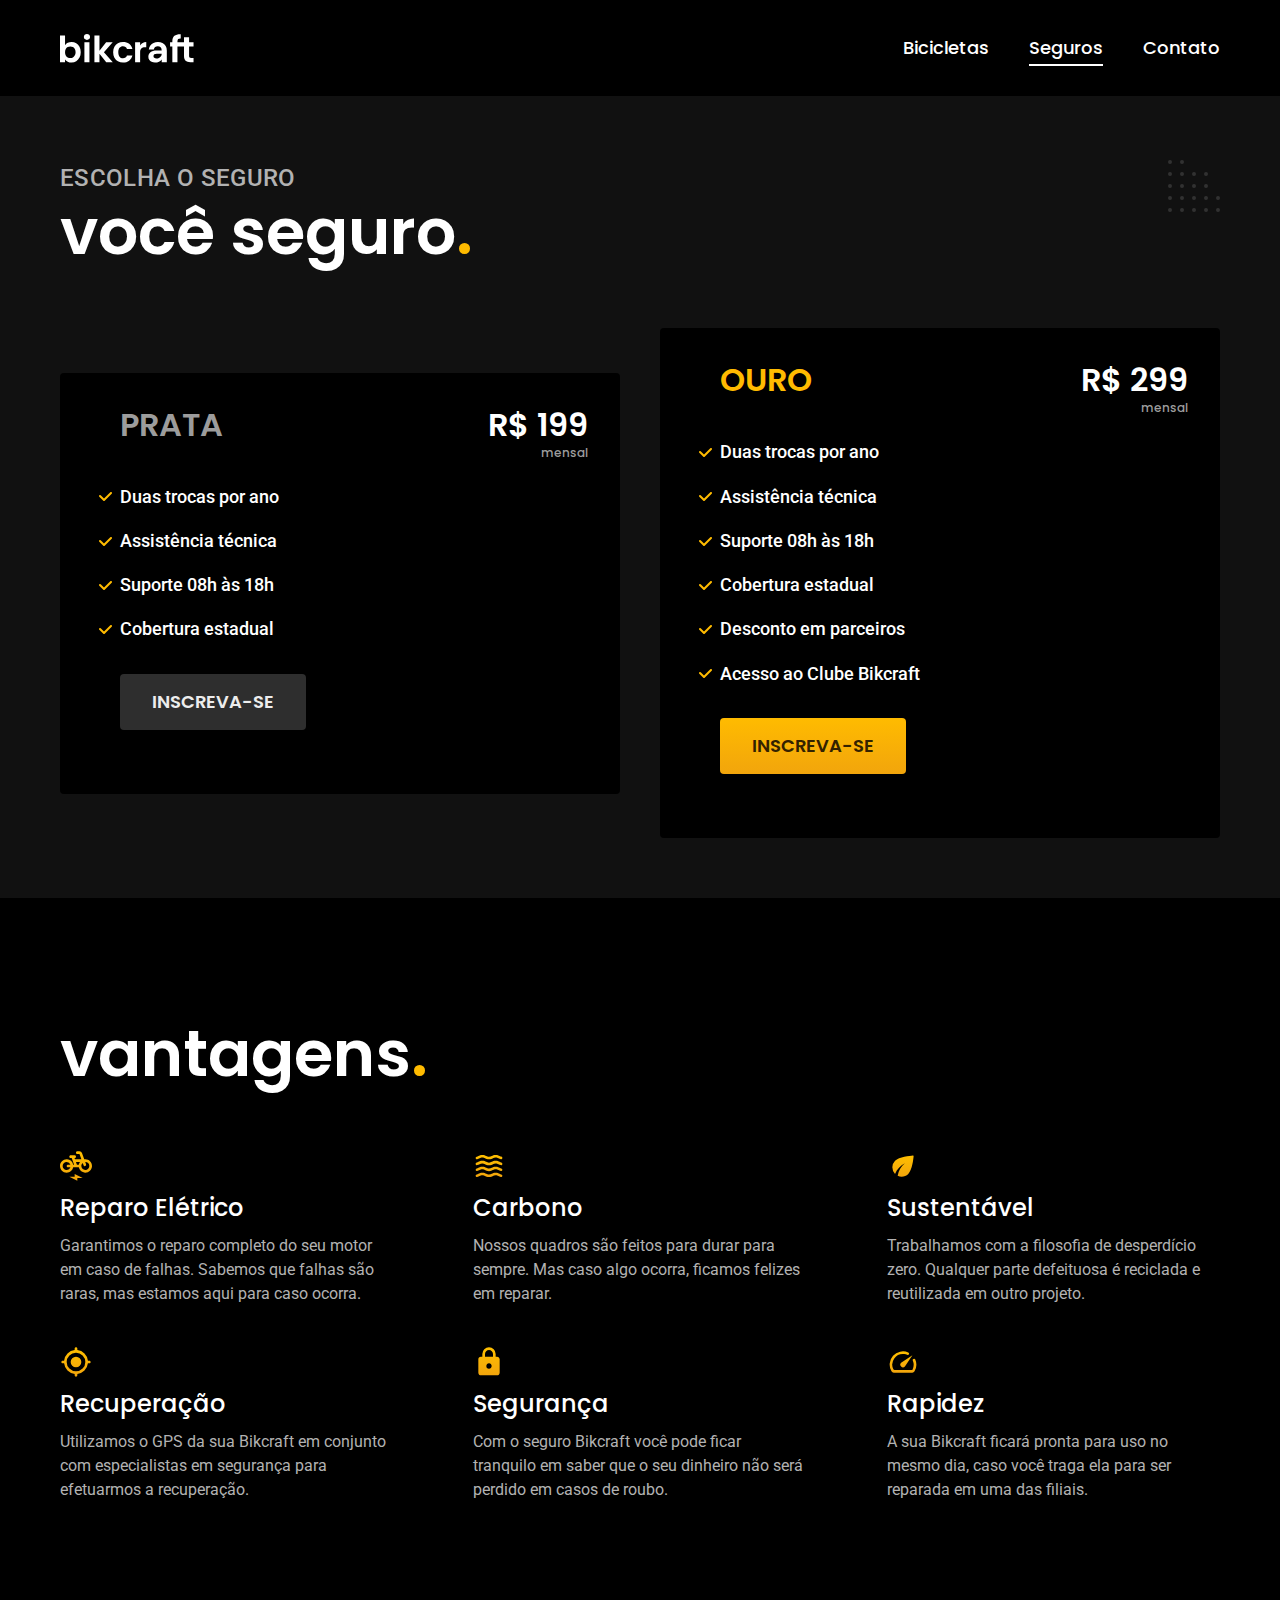
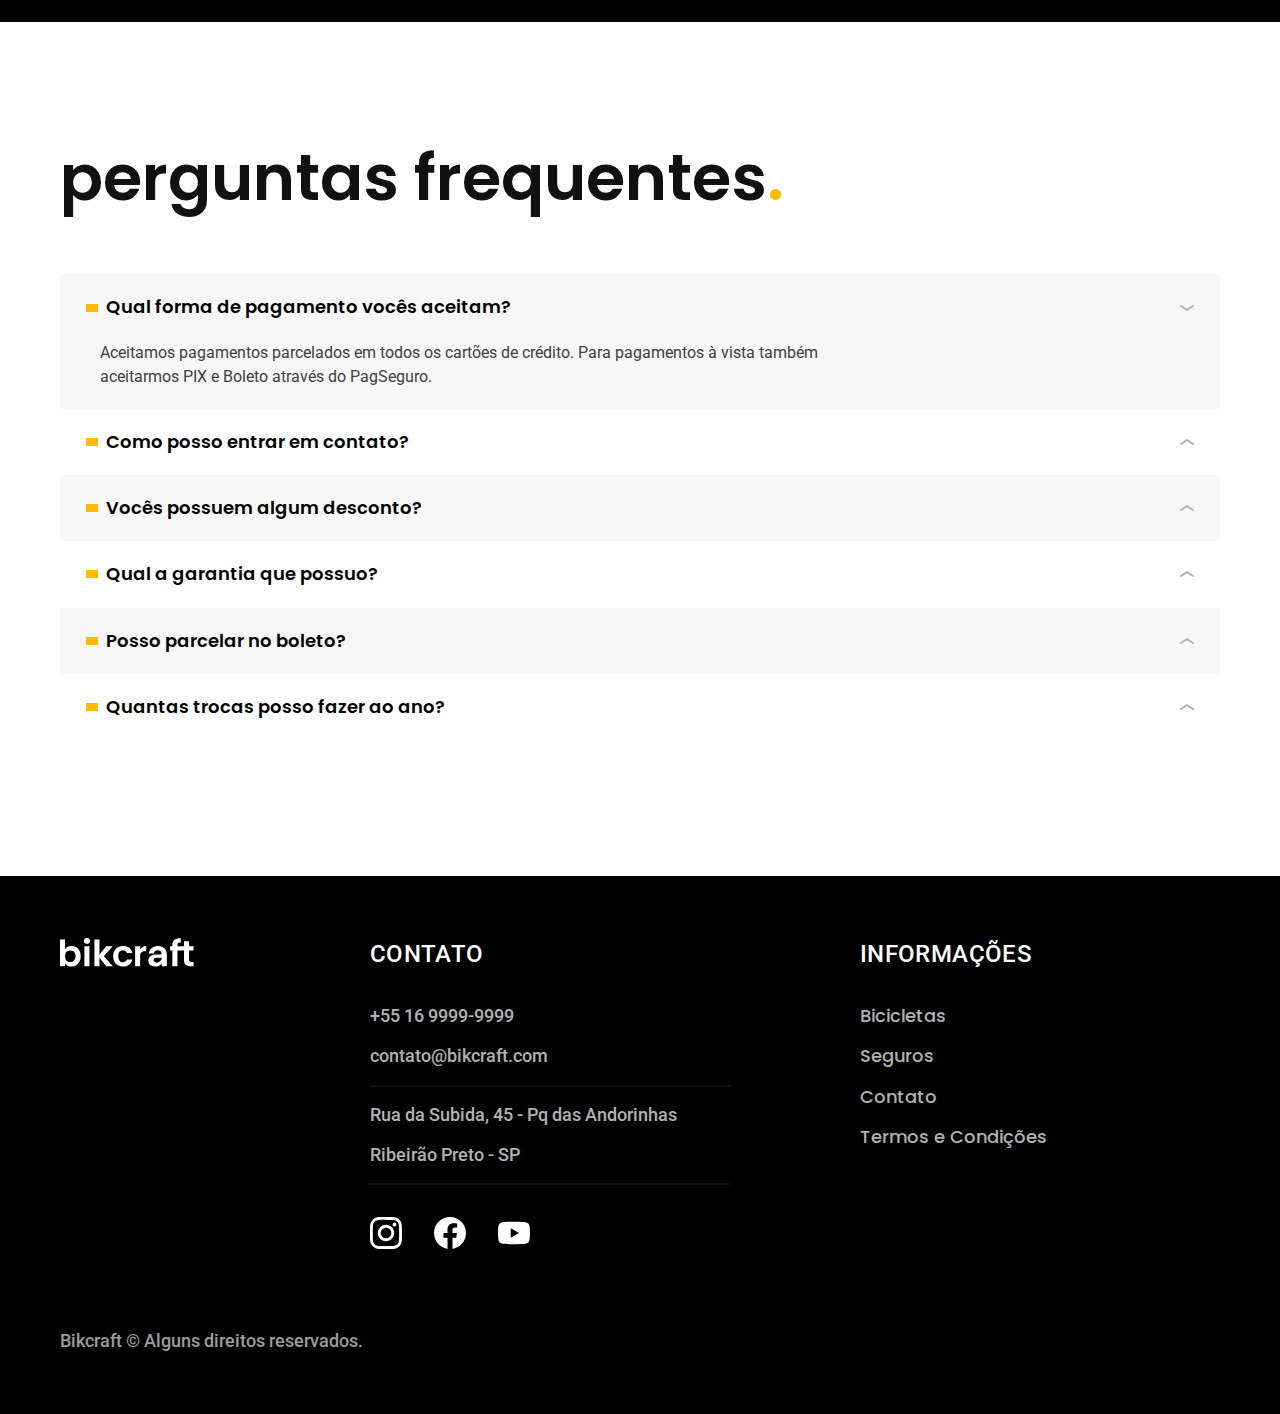
<file: seguros.html>
<!DOCTYPE html>
<html lang="pt-br">

<head>
    <meta charset="UTF-8">
    <meta http-equiv="X-UA-Compatible" content="IE=edge">
    <meta name="viewport" content="width=device-width, initial-scale=1.0">
    <title>Seguros | Bickcraft</title>
    <meta name="description" content="Seguros">

    <link rel="icon" href="./favicon.svg" type="image/svg+xml">
    <link href="./css/style.min.css" rel="preload" as="style">
    <link rel="stylesheet" href="./css/style.min.css">

    <link rel="preconnect" href="https://fonts.googleapis.com">
    <link rel="preconnect" href="https://fonts.gstatic.com" crossorigin>
    <link href="https://fonts.googleapis.com/css2?family=Merriweather:ital,wght@1,900&family=Poppins:wght@500;600&family=Roboto:wght@400;500&display=swap" rel="stylesheet">
        <script>document.documentElement.classList.add('js')</script>

    <link rel="preconnect" href="https://fonts.googleapis.com">
    <link rel="preconnect" href="https://fonts.gstatic.com" crossorigin>
    <link href="https://fonts.googleapis.com/css2?family=Merriweather:ital,wght@1,900&family=Poppins:wght@500;600&family=Roboto:wght@400;500&display=swap" rel="stylesheet">
</head>

<body id="seguros">
    <header class="header-bg">
        <div class="header container">
            <a href="./">
                <img src="./img/bikcraft.svg" alt="Bickcraft">
            </a>

            <nav aria-label="primária">
                <ul class="header-menu  font-1-m cor-0">
                    <li><a href="./bicicletas.html">Bicicletas</a></li>
                    <li><a href="./seguros.html">Seguros</a></li>
                    <li><a href="./contato.html">Contato</a></li>
                </ul>
            </nav>
        </div>
    </header>

    <main class="seguros-bg">
        <div class="titulo-bg">
            <div class="titulo container">
                <p class="font-2-l-b cor-5">Escolha o seguro</p>
                <h1 class="font-1-xxl cor-0">você seguro<span class="cor-p1">.</span></h1>
            </div>
        </div>

        <div class="seguros container">
            <div class="seguros-item fadeInLeft" data-anime="200">
                <h3 class="font-1-xl cor-6">PRATA</h3>
                <span class="font-1-xl cor-0">R$ 199 <span class="font-1-xs cor-6">mensal</span></span>
                <ul class="font-2-m cor-0">
                    <li>Duas trocas por ano</li>
                    <li>Assistência técnica</li>
                    <li>Suporte 08h às 18h</li>
                    <li>Cobertura estadual</li>
                </ul>
                <a class="botao secundario" href="./orcamento.html?tipo=seguro&produto=prata">Inscreva-se</a>
            </div>
            <div class="seguros-item fadeInRight" data-anime="400">
                <h3 class="font-1-xl cor-p1">OURO</h3>
                <span class="font-1-xl cor-0">R$ 299 <span class="font-1-xs cor-6">mensal</span></span>
                <ul class="font-2-m cor-0">
                    <li>Duas trocas por ano</li>
                    <li>Assistência técnica</li>
                    <li>Suporte 08h às 18h</li>
                    <li>Cobertura estadual</li>
                    <li>Desconto em parceiros</li>
                    <li>Acesso ao Clube Bikcraft</li>
                </ul>
                <a class="botao" href="./orcamento.html?tipo=seguro&produto=ouro">Inscreva-se</a>
            </div>
        </div>
    </main>

    <article class="vantagens-bg">
        <div class="vantagens container">
            <h2 class="font-1-xxl cor-0">vantagens<span class="cor-p1">.</span></h2>
            <ul>
                <li>
                    <img src="./img/icones/eletrica.svg" alt="">
                    <h3 class="font-1-l cor-0">Reparo Elétrico</h3>
                    <p class="font-2-s cor-5">Garantimos o reparo completo do seu motor em caso de falhas. Sabemos que falhas são raras, mas estamos aqui para caso ocorra.</p>
                </li>
                <li>
                    <img src="./img/icones/carbono.svg" alt="">
                    <h3 class="font-1-l cor-0">Carbono</h3>
                    <p class="font-2-s cor-5">Nossos quadros são feitos para durar para sempre. Mas caso algo ocorra, ficamos felizes em reparar.</p>
                </li>
                <li>
                    <img src="./img/icones/sustentavel.svg" alt="">
                    <h3 class="font-1-l cor-0">Sustentável</h3>
                    <p class="font-2-s cor-5">Trabalhamos com a filosofia de desperdício zero. Qualquer parte defeituosa é reciclada e reutilizada em outro projeto.</p>
                </li>
                <li>
                    <img src="./img/icones/rastreador.svg" alt="">
                    <h3 class="font-1-l cor-0">Recuperação</h3>
                    <p class="font-2-s cor-5">Utilizamos o GPS da sua Bikcraft em conjunto com especialistas em segurança para efetuarmos a recuperação.</p>
                </li>
                <li>
                    <img src="./img/icones/seguro.svg" alt="">
                    <h3 class="font-1-l cor-0">Segurança</h3>
                    <p class="font-2-s cor-5">Com o seguro Bikcraft você pode ficar tranquilo em saber que o seu dinheiro não será perdido em casos de roubo.</p>
                </li>
                <li>
                    <img src="./img/icones/velocidade.svg" alt="">
                    <h3 class="font-1-l cor-0">Rapidez</h3>
                    <p class="font-2-s cor-5">A sua Bikcraft ficará pronta para uso no mesmo dia, caso você traga ela para ser reparada em uma das filiais.</p>
                </li>
            </ul>
        </div>
    </article>

    <article class="perguntas container">
        <h2 class="font-1-xxl">perguntas frequentes<span class="cor-p1">.</span></h2>

        <dl>
            <div>
                <dt><button class="font-1-m-b" aria-controls="pergunta1" aria-expanded="true">Qual forma de pagamento vocês aceitam?</button></dt>
                <dd id="pergunta1" class="font-2-s cor-9 ativa">Aceitamos pagamentos parcelados em todos os cartões de crédito. Para pagamentos à vista também aceitarmos PIX e Boleto através do PagSeguro.</dd>
            </div>
            <div>
                <dt><button class="font-1-m-b" aria-controls="pergunta2" aria-expanded="false">Como posso entrar em contato?</button></dt>
                <dd id="pergunta2" class="font-2-s cor-9">Aceitamos pagamentos parcelados em todos os cartões de crédito. Para pagamentos à vista também aceitarmos PIX e Boleto através do PagSeguro.</dd>
            </div>
            <div>
                <dt><button class="font-1-m-b" aria-controls="pergunta3" aria-expanded="false">Vocês possuem algum desconto?</button></dt>
                <dd id="pergunta3" class="font-2-s cor-9">Aceitamos pagamentos parcelados em todos os cartões de crédito. Para pagamentos à vista também aceitarmos PIX e Boleto através do PagSeguro.</dd>
            </div>
            <div>
                <dt><button class="font-1-m-b" aria-controls="pergunta4" aria-expanded="false">Qual a garantia que possuo?</button></dt>
                <dd id="pergunta4" class="font-2-s cor-9">Aceitamos pagamentos parcelados em todos os cartões de crédito. Para pagamentos à vista também aceitarmos PIX e Boleto através do PagSeguro.</dd>
            </div>
            <div>
                <dt><button class="font-1-m-b" aria-controls="pergunta5" aria-expanded="false">Posso parcelar no boleto?</button></dt>
                <dd id="pergunta5" class="font-2-s cor-9">Aceitamos pagamentos parcelados em todos os cartões de crédito. Para pagamentos à vista também aceitarmos PIX e Boleto através do PagSeguro.</dd>
            </div>
            <div>
                <dt><button class="font-1-m-b" aria-controls="pergunta6" aria-expanded="false">Quantas trocas posso fazer ao ano?</button></dt>
                <dd id="pergunta6" class="font-2-s cor-9">Aceitamos pagamentos parcelados em todos os cartões de crédito. Para pagamentos à vista também aceitarmos PIX e Boleto através do PagSeguro.</dd>
            </div>
        </dl>
    </article>

    <footer class="footer-bg">
        <div class="footer container">
            <img src="./img/bikcraft.svg" alt="Bickcraft">
            <div class="footer-contato">
                <h3 class="font-2-l-b cor-0">Contato</h3>
                <ul class="font-2-m cor-5">
                    <li><a href="tel:+551699999999">+55 16 9999-9999</a></li>
                    <li><a href="mailto:contato@bikcraft.com">contato@bikcraft.com</a></li>
                    <li>Rua da Subida, 45 - Pq das Andorinhas</li>
                    <li>Ribeirão Preto - SP</li>
                </ul>
                <div class="footer-redes">
                    <a href="./">
                        <img src="./img/redes/instagram.svg" alt="Instagram">
                    </a>
                    <a href="./">
                        <img src="./img/redes/facebook.svg" alt="Facebook">
                    </a>
                    <a href="./">
                        <img src="./img/redes/youtube.svg" alt=Youtube">
                    </a>
                </div>
            </div>
            <div class="footer-informacoes">
                <h3 class="font-2-l-b cor-0">Informações</h3>
                <nav>
                    <ul class="font-1-m cor-5">
                        <li><a href="./bicicletas.html">Bicicletas</a></li>
                        <li><a href="./seguros.html">Seguros</a></li>
                        <li><a href="./contato.html">Contato</a></li>
                        <li><a href="./termos.html">Termos e Condições</a></li>
                    </ul>
                </nav>
            </div>
            <p class="footer-copy font-2-m cor-6">Bikcraft © Alguns direitos reservados.</p>
        </div>
    </footer>
    <script src="./js/plugins/simple-anime.js"></script>
    <script src="./js/script.js"></script>
</body>

</html>
</file>
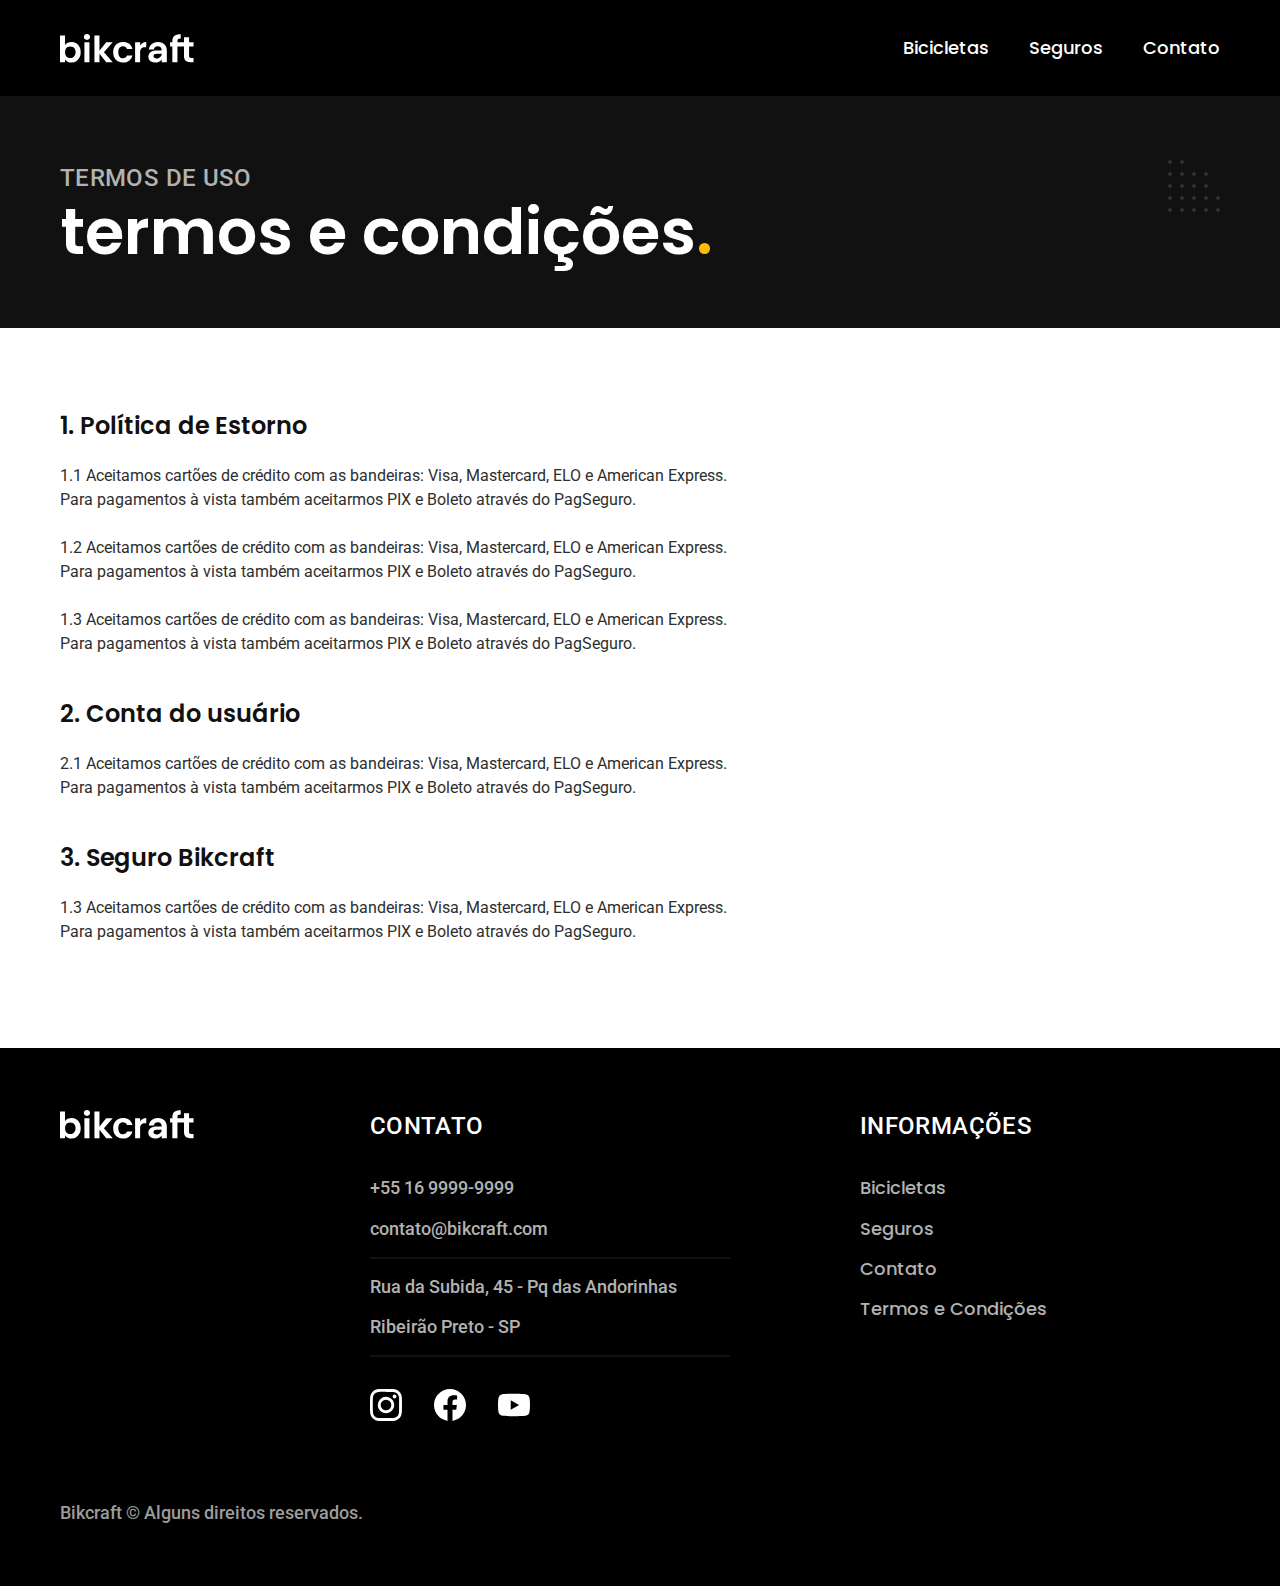
<file: termos.html>
<!DOCTYPE html>
<html lang="pt-br">

<head>
    <meta charset="UTF-8">
    <meta http-equiv="X-UA-Compatible" content="IE=edge">
    <meta name="viewport" content="width=device-width, initial-scale=1.0">
    <title>Termos e Condições | Bickcraft</title>
    <meta name="description" content="Termos e condições">

    <link rel="icon" href="./favicon.svg" type="image/svg+xml">
    <link href="./css/style.min.css" rel="preload" as="style">
    <link rel="stylesheet" href="./css/style.min.css">

    <link rel="preconnect" href="https://fonts.googleapis.com">
    <link rel="preconnect" href="https://fonts.gstatic.com" crossorigin>
    <link href="https://fonts.googleapis.com/css2?family=Merriweather:ital,wght@1,900&family=Poppins:wght@500;600&family=Roboto:wght@400;500&display=swap" rel="stylesheet">
        <script>document.documentElement.classList.add('js')</script>

    <link rel="preconnect" href="https://fonts.googleapis.com">
    <link rel="preconnect" href="https://fonts.gstatic.com" crossorigin>
    <link href="https://fonts.googleapis.com/css2?family=Merriweather:ital,wght@1,900&family=Poppins:wght@500;600&family=Roboto:wght@400;500&display=swap" rel="stylesheet">
</head>

<body id="termos">
    <header class="header-bg">
        <div class="header container">
            <a href="./">
                <img src="./img/bikcraft.svg" alt="Bickcraft">
            </a>

            <nav aria-label="primária">
                <ul class="header-menu  font-1-m cor-0">
                    <li><a href="./bicicletas.html">Bicicletas</a></li>
                    <li><a href="./seguros.html">Seguros</a></li>
                    <li><a href="./contato.html">Contato</a></li>
                </ul>
            </nav>
        </div>
    </header>

    <main>
        <div class="titulo-bg">
            <div class="titulo container">
                <p class="font-2-l-b cor-5">Termos de uso</p>
                <h1 class="font-1-xxl cor-0">termos e condições<span class="cor-p1">.</span></h1>
            </div>
        </div>

        <div class="termos font-2-s cor-10 container">
            <h2 class="font-1-l cor-11">1. Política de Estorno</h2>
            <p>1.1 Aceitamos cartões de crédito com as bandeiras: Visa, Mastercard, ELO e American Express. Para pagamentos à vista também aceitarmos PIX e Boleto através do PagSeguro.</p>
            <p>1.2 Aceitamos cartões de crédito com as bandeiras: Visa, Mastercard, ELO e American Express. Para pagamentos à vista também aceitarmos PIX e Boleto através do PagSeguro.</p>
            <p>1.3 Aceitamos cartões de crédito com as bandeiras: Visa, Mastercard, ELO e American Express. Para pagamentos à vista também aceitarmos PIX e Boleto através do PagSeguro.</p>

            <h2 class="font-1-l cor-11">2. Conta do usuário</h2>
            <p>2.1 Aceitamos cartões de crédito com as bandeiras: Visa, Mastercard, ELO e American Express. Para pagamentos à vista também aceitarmos PIX e Boleto através do PagSeguro.</p>


            <h2 class="font-1-l cor-11">3. Seguro Bikcraft</h2>
            <p>1.3 Aceitamos cartões de crédito com as bandeiras: Visa, Mastercard, ELO e American Express. Para pagamentos à vista também aceitarmos PIX e Boleto através do PagSeguro.</p>

        </div>
    </main>

    <footer class="footer-bg">
        <div class="footer container">
            <img src="./img/bikcraft.svg" alt="Bickcraft">
            <div class="footer-contato">
                <h3 class="font-2-l-b cor-0">Contato</h3>
                <ul class="font-2-m cor-5">
                    <li><a href="tel:+551699999999">+55 16 9999-9999</a></li>
                    <li><a href="mailto:contato@bikcraft.com">contato@bikcraft.com</a></li>
                    <li>Rua da Subida, 45 - Pq das Andorinhas</li>
                    <li>Ribeirão Preto - SP</li>
                </ul>
                <div class="footer-redes">
                    <a href="./">
                        <img src="./img/redes/instagram.svg" alt="Instagram">
                    </a>
                    <a href="./">
                        <img src="./img/redes/facebook.svg" alt="Facebook">
                    </a>
                    <a href="./">
                        <img src="./img/redes/youtube.svg" alt=Youtube">
                    </a>
                </div>
            </div>
            <div class="footer-informacoes">
                <h3 class="font-2-l-b cor-0">Informações</h3>
                <nav>
                    <ul class="font-1-m cor-5">
                        <li><a href="./bicicletas.html">Bicicletas</a></li>
                        <li><a href="./seguros.html">Seguros</a></li>
                        <li><a href="./contato.html">Contato</a></li>
                        <li><a href="./termos.html">Termos e Condições</a></li>
                    </ul>
                </nav>
            </div>
            <p class="footer-copy font-2-m cor-6">Bikcraft © Alguns direitos reservados.</p>
        </div>
    </footer>
    <script src="./js/script.js"></script>
</body>

</html>
</file>
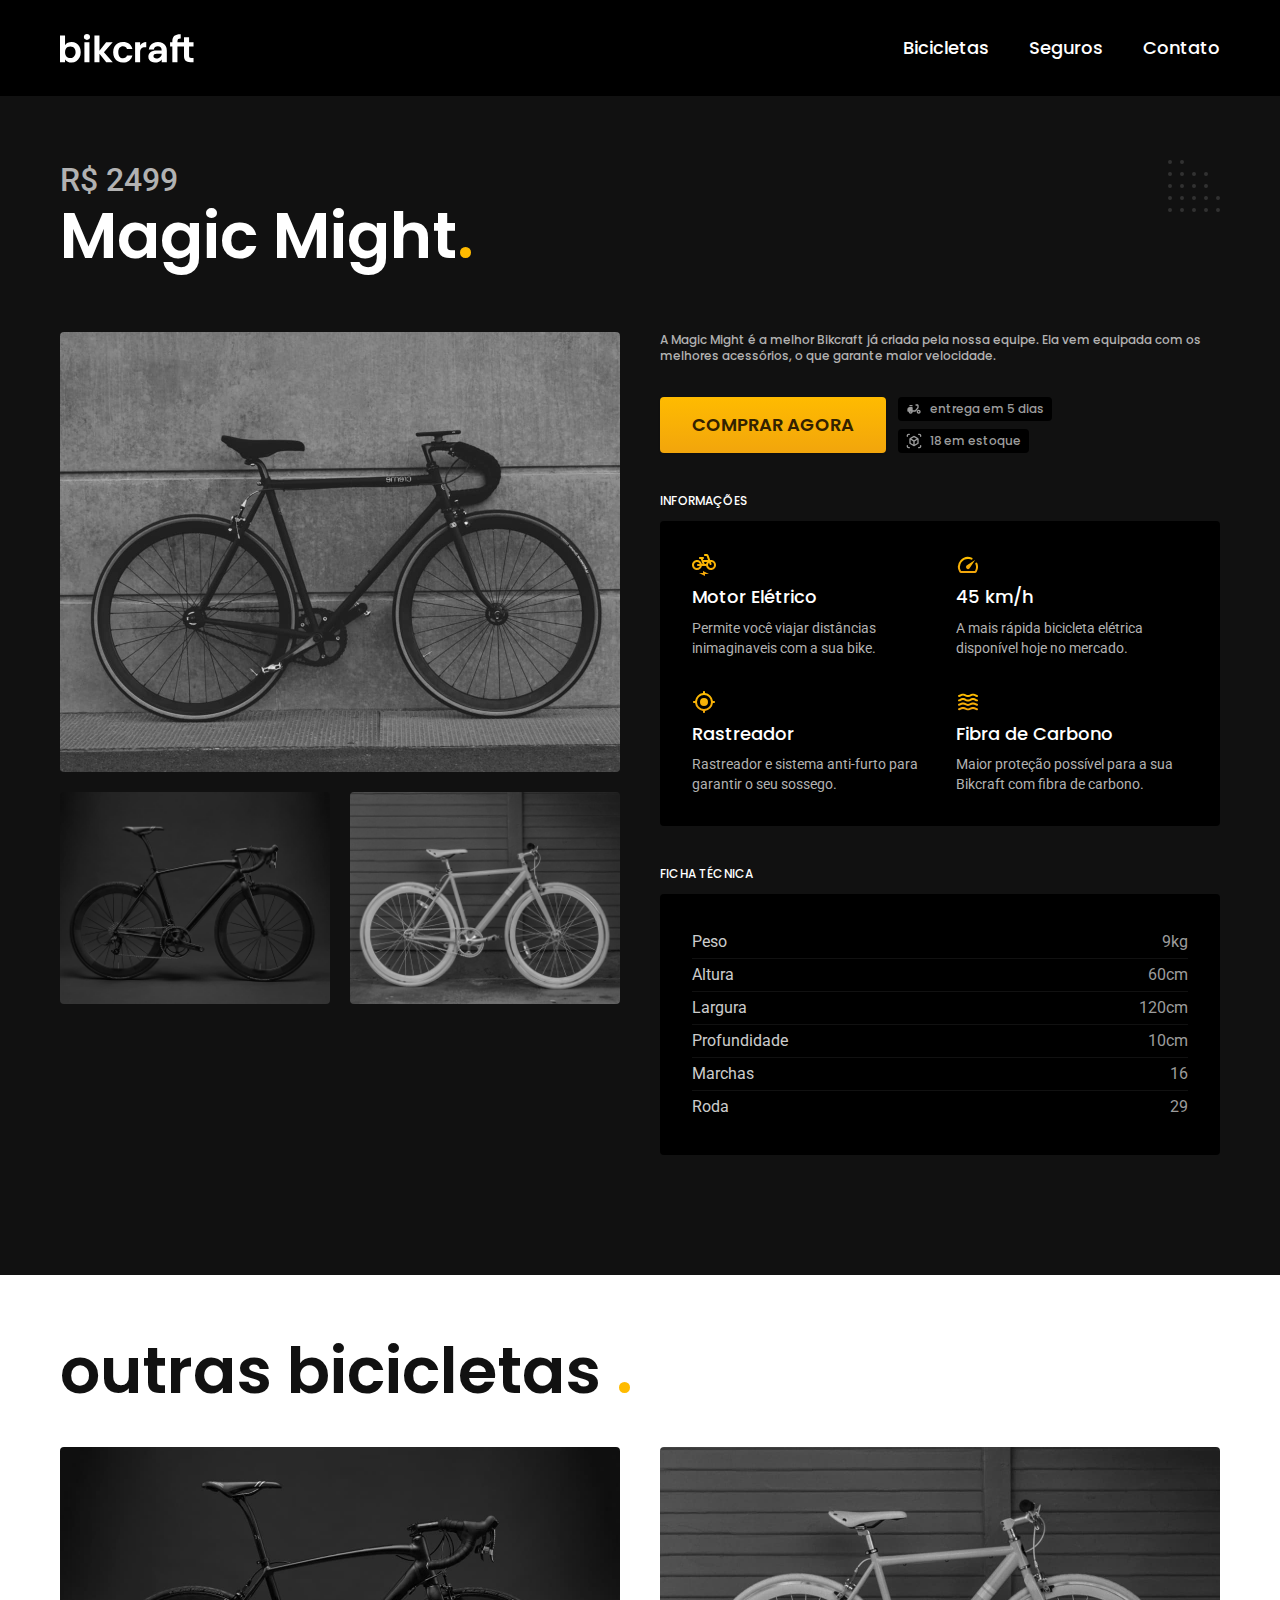
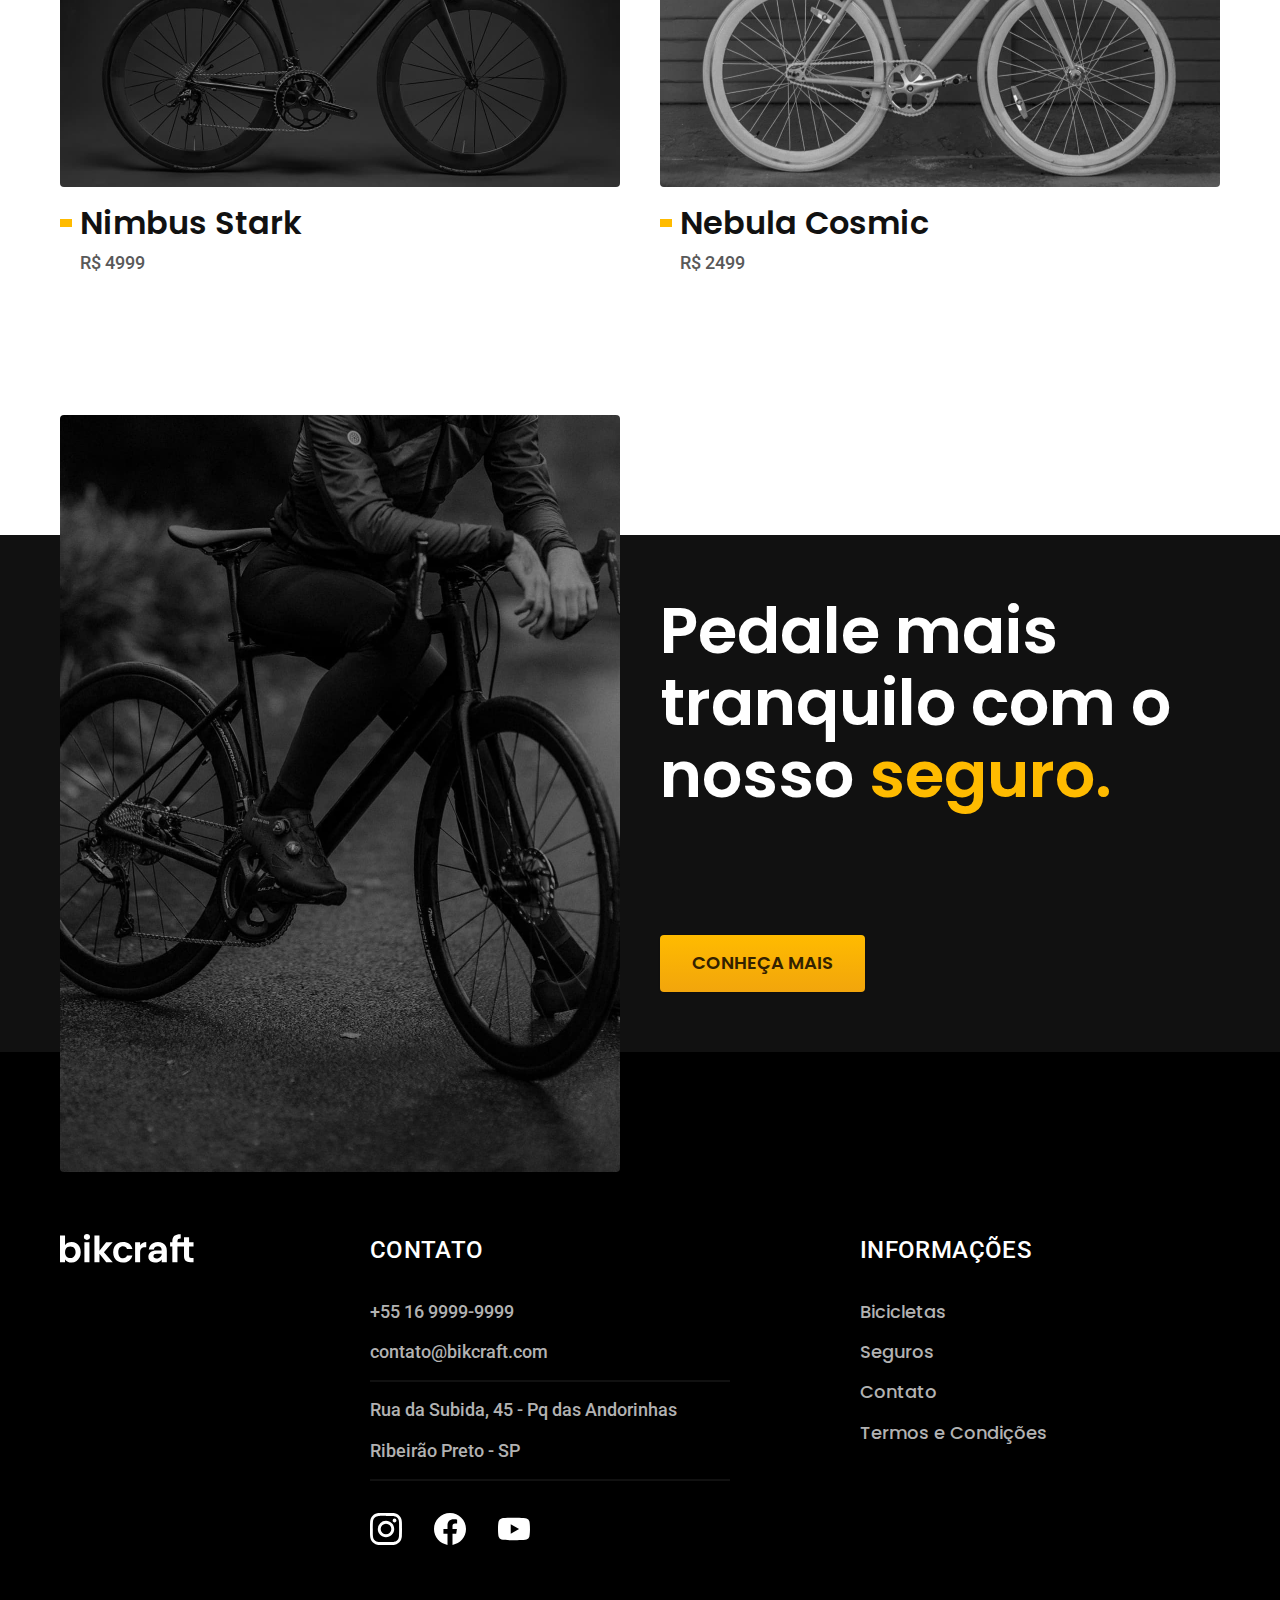
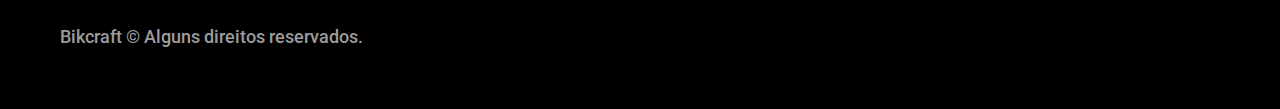
<file: bicicletas/magic.html>
<!DOCTYPE html>
<html lang="pt-br">

<head>
    <meta charset="UTF-8">
    <meta http-equiv="X-UA-Compatible" content="IE=edge">
    <meta name="viewport" content="width=device-width, initial-scale=1.0">
    <title>Magic | Bickcraft</title>
    <meta name="description" content="Magic">

    <link rel="icon" href="../favicon.svg" type="image/svg+xml">
    <link href="../css/style.min.css" rel="preload" as="style">
    <link rel="stylesheet" href="../css/style.min.css">

    <link rel="preconnect" href="https://fonts.googleapis.com">
    <link rel="preconnect" href="https://fonts.gstatic.com" crossorigin>
    <link href="https://fonts.googleapis.com/css2?family=Merriweather:ital,wght@1,900&family=Poppins:wght@500;600&family=Roboto:wght@400;500&display=swap" rel="stylesheet">
        <script>document.documentElement.classList.add('js')</script>

    <link rel="preconnect" href="https://fonts.googleapis.com">
    <link rel="preconnect" href="https://fonts.gstatic.com" crossorigin>
    <link href="https://fonts.googleapis.com/css2?family=Merriweather:ital,wght@1,900&family=Poppins:wght@500;600&family=Roboto:wght@400;500&display=swap" rel="stylesheet">
</head>

<body id="bicicleta">
    <header class="header-bg">
        <div class="header container">
            <a href="../">
                <img src="../img/bikcraft.svg" alt="Bickcraft">
            </a>

            <nav aria-label="primária">
                <ul class="header-menu  font-1-m cor-0">
                    <li><a href="../bicicletas.html">Bicicletas</a></li>
                    <li><a href="../seguros.html">Seguros</a></li>
                    <li><a href="../contato.html">Contato</a></li>
                </ul>
            </nav>
        </div>
    </header>

    <main class="titulo-bg">
        <div>
            <div class="titulo container">
                <p class="font-2-xl cor-5">R$ 2499</p>
                <h1 class="font-1-xxl cor-0">Magic Might<span class="cor-p1">.</span></h1>
            </div>
        </div>
        <div class="bicicleta container">
            <div class="bicicleta-imagens">
                <img src="../img/bicicleta/nimbus2.jpg" alt="">
                <img src="../img/bicicleta/nimbus1.jpg" alt="">
                <img src="../img/bicicleta/nimbus3.jpg" alt="">
            </div>
            <div class="bicicleta-conteudo">
                <p class="font-1-xs cor-5">A Magic Might é a melhor Bikcraft já criada pela nossa equipe. Ela vem equipada com os melhores acessórios, o que garante maior velocidade.</p>
                <div class="bicicleta-comprar">
                    <a href="../orcamento.html?tipo=bikcraft&produto=magic" class="botao">Comprar Agora</a>
                    <span class="font-1-xs cor-6"><img src="../img/icones/entrega.svg" alt=""> entrega em 5 dias</span>
                    <span class="font-1-xs cor-6"><img src="../img/icones/estoque.svg" alt=""> 18 em estoque</span>
                </div>
                <h2 class="font-1-xs cor-0">Informações</h2>
                <ul class="bicicleta-informacoes">
                    <li>
                        <img src="../img/icones/eletrica.svg" alt="">
                        <h3 class="font-1-m cor-0">Motor Elétrico</h3>
                        <p class="font-2-xs cor-5">Permite você viajar distâncias inimaginaveis com a sua bike.</p>
                    </li>
                    <li>
                        <img src="../img/icones/velocidade.svg" alt="">
                        <h3 class="font-1-m cor-0">45 km/h</h3>
                        <p class="font-2-xs cor-5">A mais rápida bicicleta elétrica disponível hoje no mercado.</p>
                    </li>
                    <li>
                        <img src="../img/icones/rastreador.svg" alt="">
                        <h3 class="font-1-m cor-0">Rastreador</h3>
                        <p class="font-2-xs cor-5">Rastreador e sistema anti-furto para garantir o seu sossego.</p>
                    </li>
                    <li>
                        <img src="../img/icones/carbono.svg" alt="">
                        <h3 class="font-1-m cor-0">Fibra de Carbono</h3>
                        <p class="font-2-xs cor-5">Maior proteção possível para a sua Bikcraft com fibra de carbono.</p>
                    </li>
                </ul>
                <h2 class="font-1-xs cor-0">Ficha Técnica</h2>
                <ul class="bicicleta-ficha font-2-s cor-4">
                    <li>Peso <span>9kg</span></li>
                    <li>Altura <span>60cm</span></li>
                    <li>Largura <span>120cm</span></li>
                    <li>Profundidade <span>10cm</span></li>
                    <li>Marchas <span>16</span></li>
                    <li>Roda <span>29</span></li>
                </ul>
            </div>
        </div>
    </main>

    <article class="bicicletas-lista container">
        <h2 class="font-1-xxl">outras bicicletas <span class="cor-p1">.</span></h2>
        <ul>
            <li>
                <a href="./nimbus.html">
                    <img src="../img/bicicletas/nimbus.jpg" alt="Bicicleta Preta">
                    <h3 class="font-1-xl">Nimbus Stark</h3>
                    <span class="font-2-m cor-8">R$ 4999</span>
                </a>
            </li>
            <li>
                <a href="./nebula.html">
                    <img src="../img/bicicletas/nebula.jpg" alt="Bicicleta Preta">
                    <h3 class="font-1-xl">Nebula Cosmic</h3>
                    <span class="font-2-m cor-8">R$ 2499</span>
                </a>
            </li>
        </ul>
    </article>

    <article class="seguro-bg">
        <div class="seguro container">
            <div class="seguro-imagem">
                <img src="../img/fotos/seguros.jpg" alt="Pessoa para em cima de uma bicicleta.">
            </div>
            <div class="seguro-conteudo">
                <h2 class="font-1-xxl cor-0">Pedale mais tranquilo com o nosso <span class="cor-p1">seguro.</span></h2>
                <p class="font-2-l">Inscreva-se em um dos planos do nosso seguro Bikcraft e aproveite diversos benefícios.</p>
                <a class="botao" href="../seguros.html">Conheça Mais</a>
            </div>
        </div>
    </article>

    <footer class="footer-bg">
        <div class="footer container">
            <img src="../img/bikcraft.svg" alt="Bickcraft">
            <div class="footer-contato">
                <h3 class="font-2-l-b cor-0">Contato</h3>
                <ul class="font-2-m cor-5">
                    <li><a href="tel:+551699999999">+55 16 9999-9999</a></li>
                    <li><a href="mailto:contato@bikcraft.com">contato@bikcraft.com</a></li>
                    <li>Rua da Subida, 45 - Pq das Andorinhas</li>
                    <li>Ribeirão Preto - SP</li>
                </ul>
                <div class="footer-redes">
                    <a href="../">
                        <img src="../img/redes/instagram.svg" alt="Instagram">
                    </a>
                    <a href="../">
                        <img src="../img/redes/facebook.svg" alt="Facebook">
                    </a>
                    <a href="../">
                        <img src="../img/redes/youtube.svg" alt=Youtube">
                    </a>
                </div>
            </div>
            <div class="footer-informacoes">
                <h3 class="font-2-l-b cor-0">Informações</h3>
                <nav>
                    <ul class="font-1-m cor-5">
                        <li><a href="../bicicletas.html">Bicicletas</a></li>
                        <li><a href="../seguros.html">Seguros</a></li>
                        <li><a href="../contato.html">Contato</a></li>
                        <li><a href="../termos.html">Termos e Condições</a></li>
                    </ul>
                </nav>
            </div>
            <p class="footer-copy font-2-m cor-6">Bikcraft © Alguns direitos reservados.</p>
        </div>
    </footer>
    <script src="../js/script.js"></script>
</body>

</html>
</file>
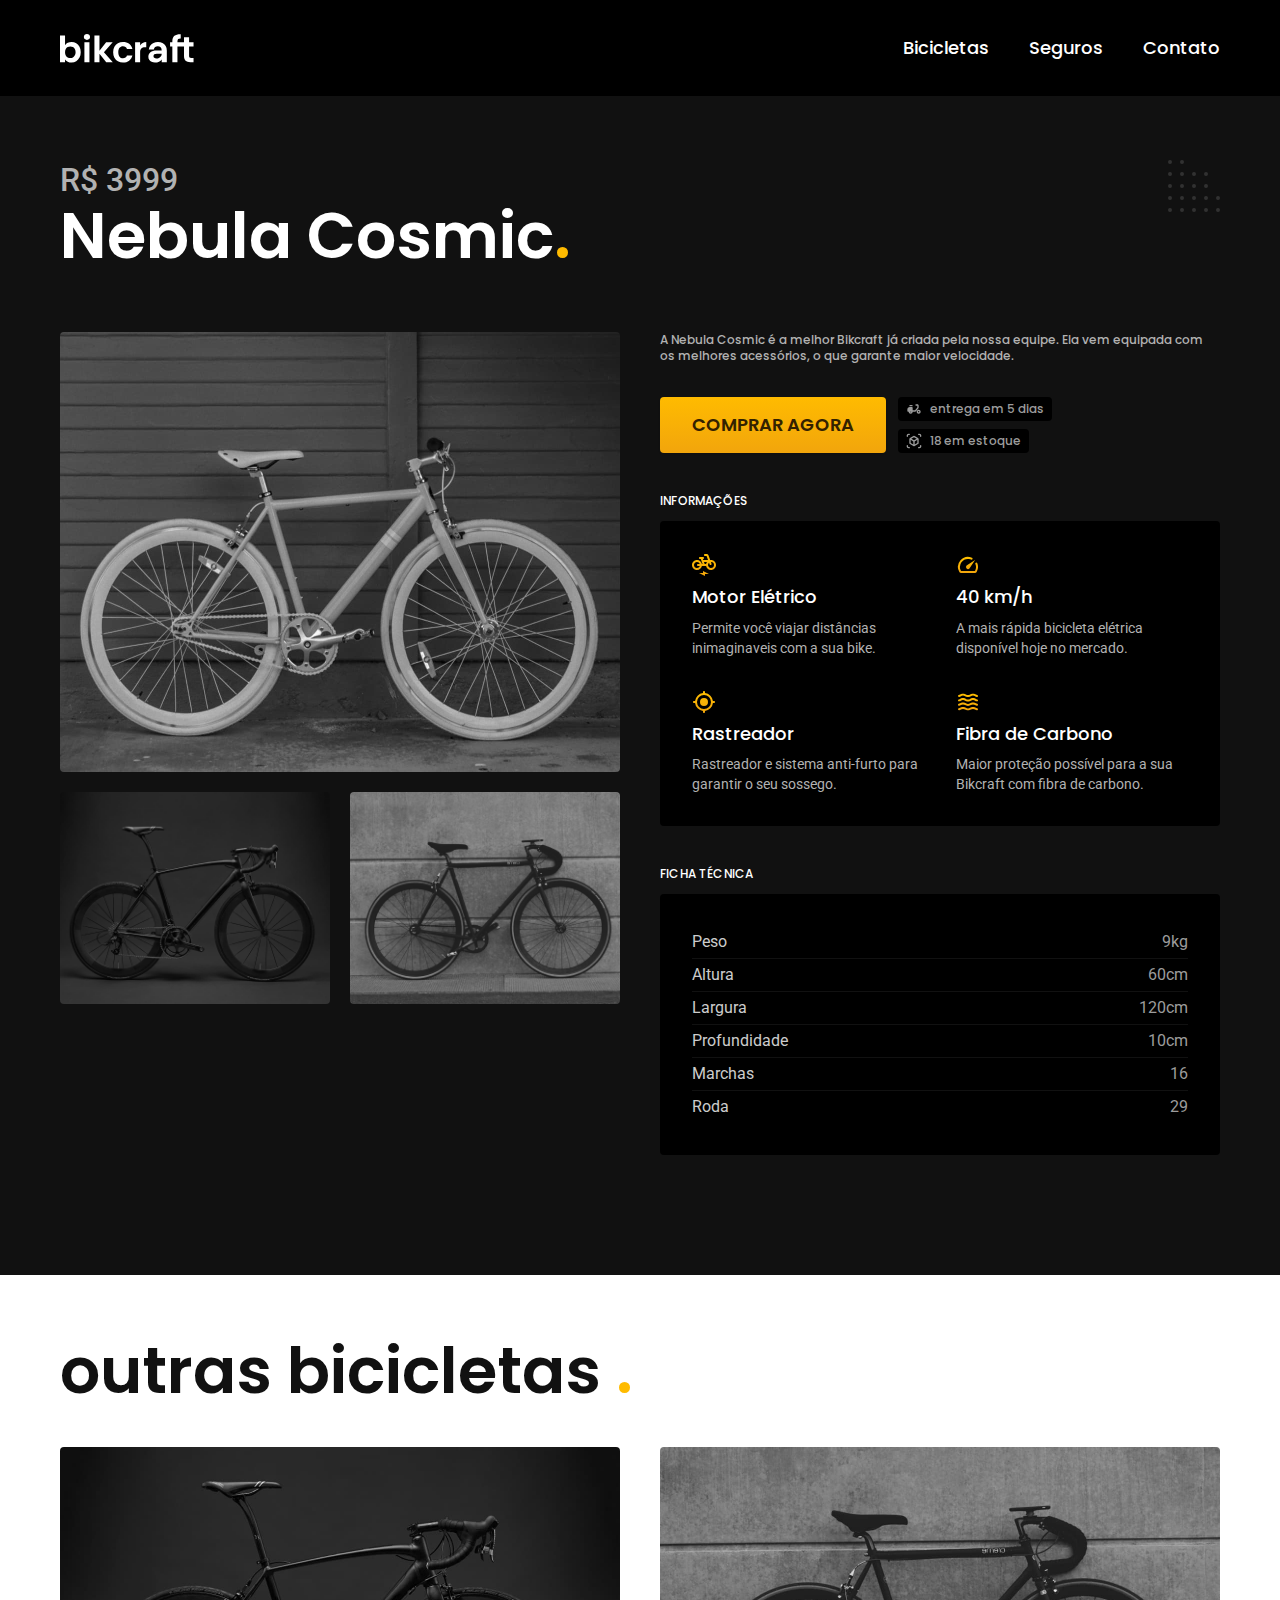
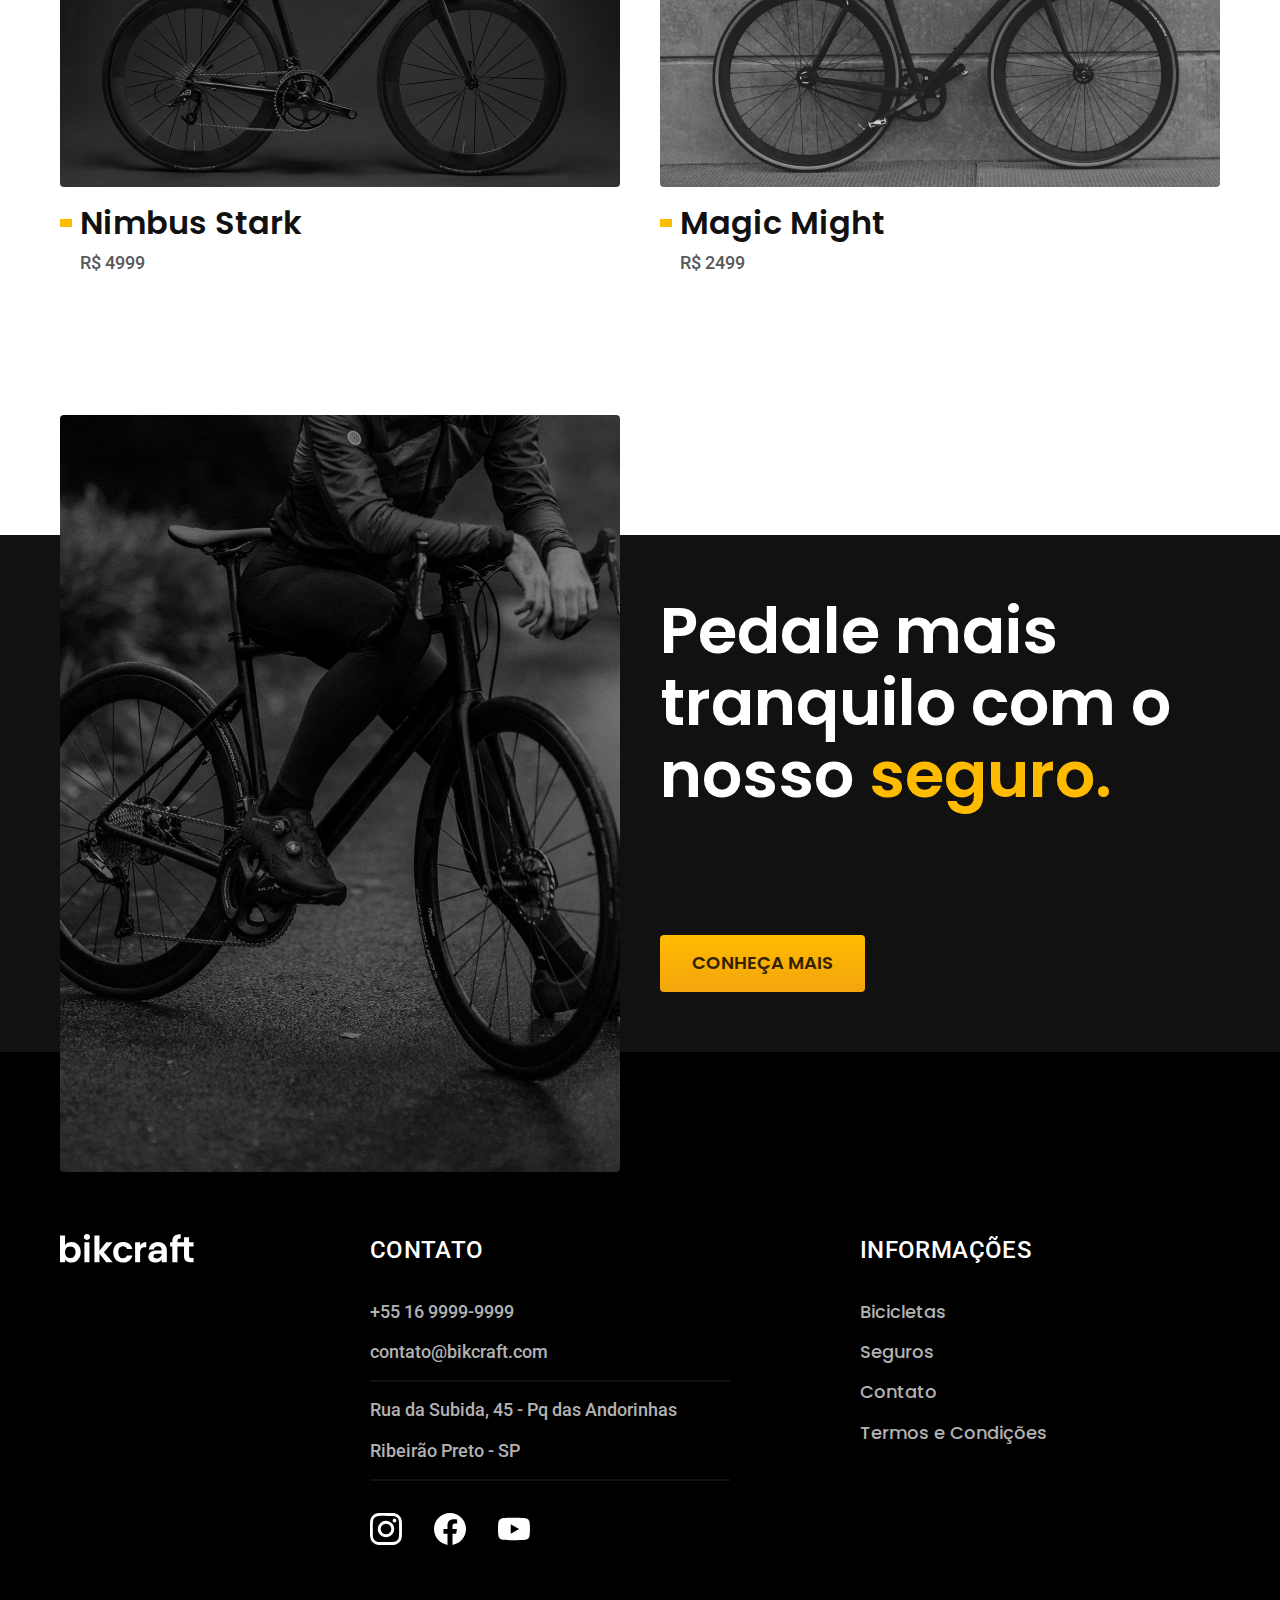
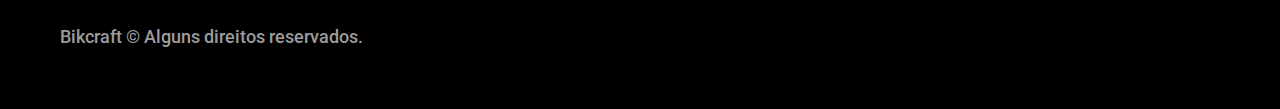
<file: bicicletas/nebula.html>
<!DOCTYPE html>
<html lang="pt-br">

<head>
    <meta charset="UTF-8">
    <meta http-equiv="X-UA-Compatible" content="IE=edge">
    <meta name="viewport" content="width=device-width, initial-scale=1.0">
    <title>Nebula | Bickcraft</title>
    <meta name="description" content="Nebula">

    <link rel="icon" href="../favicon.svg" type="image/svg+xml">
    <link href="../css/style.min.css" rel="preload" as="style">
    <link rel="stylesheet" href="../css/style.min.css">

    <link rel="preconnect" href="https://fonts.googleapis.com">
    <link rel="preconnect" href="https://fonts.gstatic.com" crossorigin>
    <link href="https://fonts.googleapis.com/css2?family=Merriweather:ital,wght@1,900&family=Poppins:wght@500;600&family=Roboto:wght@400;500&display=swap" rel="stylesheet">
        <script>document.documentElement.classList.add('js')</script>

    <link rel="preconnect" href="https://fonts.googleapis.com">
    <link rel="preconnect" href="https://fonts.gstatic.com" crossorigin>
    <link href="https://fonts.googleapis.com/css2?family=Merriweather:ital,wght@1,900&family=Poppins:wght@500;600&family=Roboto:wght@400;500&display=swap" rel="stylesheet">
</head>

<body id="bicicleta">
    <header class="header-bg">
        <div class="header container">
            <a href="../">
                <img src="../img/bikcraft.svg" alt="Bickcraft">
            </a>

            <nav aria-label="primária">
                <ul class="header-menu  font-1-m cor-0">
                    <li><a href="../bicicletas.html">Bicicletas</a></li>
                    <li><a href="../seguros.html">Seguros</a></li>
                    <li><a href="../contato.html">Contato</a></li>
                </ul>
            </nav>
        </div>
    </header>

    <main class="titulo-bg">
        <div>
            <div class="titulo container">
                <p class="font-2-xl cor-5">R$ 3999</p>
                <h1 class="font-1-xxl cor-0">Nebula Cosmic<span class="cor-p1">.</span></h1>
            </div>
        </div>
        <div class="bicicleta container">
            <div class="bicicleta-imagens">
                <img src="../img/bicicleta/nimbus3.jpg" alt="">
                <img src="../img/bicicleta/nimbus1.jpg" alt="">
                <img src="../img/bicicleta/nimbus2.jpg" alt="">
            </div>
            <div class="bicicleta-conteudo">
                <p class="font-1-xs cor-5">A Nebula Cosmic é a melhor Bikcraft já criada pela nossa equipe. Ela vem equipada com os melhores acessórios, o que garante maior velocidade.</p>
                <div class="bicicleta-comprar">
                    <a href="../orcamento.html?tipo=bikcraft&produto=nebula" class="botao">Comprar Agora</a>
                    <span class="font-1-xs cor-6"><img src="../img/icones/entrega.svg" alt=""> entrega em 5 dias</span>
                    <span class="font-1-xs cor-6"><img src="../img/icones/estoque.svg" alt=""> 18 em estoque</span>
                </div>
                <h2 class="font-1-xs cor-0">Informações</h2>
                <ul class="bicicleta-informacoes">
                    <li>
                        <img src="../img/icones/eletrica.svg" alt="">
                        <h3 class="font-1-m cor-0">Motor Elétrico</h3>
                        <p class="font-2-xs cor-5">Permite você viajar distâncias inimaginaveis com a sua bike.</p>
                    </li>
                    <li>
                        <img src="../img/icones/velocidade.svg" alt="">
                        <h3 class="font-1-m cor-0">40 km/h</h3>
                        <p class="font-2-xs cor-5">A mais rápida bicicleta elétrica disponível hoje no mercado.</p>
                    </li>
                    <li>
                        <img src="../img/icones/rastreador.svg" alt="">
                        <h3 class="font-1-m cor-0">Rastreador</h3>
                        <p class="font-2-xs cor-5">Rastreador e sistema anti-furto para garantir o seu sossego.</p>
                    </li>
                    <li>
                        <img src="../img/icones/carbono.svg" alt="">
                        <h3 class="font-1-m cor-0">Fibra de Carbono</h3>
                        <p class="font-2-xs cor-5">Maior proteção possível para a sua Bikcraft com fibra de carbono.</p>
                    </li>
                </ul>
                <h2 class="font-1-xs cor-0">Ficha Técnica</h2>
                <ul class="bicicleta-ficha font-2-s cor-4">
                    <li>Peso <span>9kg</span></li>
                    <li>Altura <span>60cm</span></li>
                    <li>Largura <span>120cm</span></li>
                    <li>Profundidade <span>10cm</span></li>
                    <li>Marchas <span>16</span></li>
                    <li>Roda <span>29</span></li>
                </ul>
            </div>
        </div>
    </main>

    <article class="bicicletas-lista container">
        <h2 class="font-1-xxl">outras bicicletas <span class="cor-p1">.</span></h2>
        <ul>
            <li>
                <a href="./nimbus.html">
                    <img src="../img/bicicletas/nimbus.jpg" alt="Bicicleta Preta">
                    <h3 class="font-1-xl">Nimbus Stark</h3>
                    <span class="font-2-m cor-8">R$ 4999</span>
                </a>
            </li>
            <li>
                <a href="./magic.html">
                    <img src="../img/bicicletas/magic.jpg" alt="Bicicleta Preta">
                    <h3 class="font-1-xl">Magic Might</h3>
                    <span class="font-2-m cor-8">R$ 2499</span>
                </a>
            </li>
        </ul>
    </article>

    <article class="seguro-bg">
        <div class="seguro container">
            <div class="seguro-imagem">
                <img src="../img/fotos/seguros.jpg" alt="Pessoa para em cima de uma bicicleta.">
            </div>
            <div class="seguro-conteudo">
                <h2 class="font-1-xxl cor-0">Pedale mais tranquilo com o nosso <span class="cor-p1">seguro.</span></h2>
                <p class="font-2-l">Inscreva-se em um dos planos do nosso seguro Bikcraft e aproveite diversos benefícios.</p>
                <a class="botao" href="../seguros.html">Conheça Mais</a>
            </div>
        </div>
    </article>

    <footer class="footer-bg">
        <div class="footer container">
            <img src="../img/bikcraft.svg" alt="Bickcraft">
            <div class="footer-contato">
                <h3 class="font-2-l-b cor-0">Contato</h3>
                <ul class="font-2-m cor-5">
                    <li><a href="tel:+551699999999">+55 16 9999-9999</a></li>
                    <li><a href="mailto:contato@bikcraft.com">contato@bikcraft.com</a></li>
                    <li>Rua da Subida, 45 - Pq das Andorinhas</li>
                    <li>Ribeirão Preto - SP</li>
                </ul>
                <div class="footer-redes">
                    <a href="../">
                        <img src="../img/redes/instagram.svg" alt="Instagram">
                    </a>
                    <a href="../">
                        <img src="../img/redes/facebook.svg" alt="Facebook">
                    </a>
                    <a href="../">
                        <img src="../img/redes/youtube.svg" alt=Youtube">
                    </a>
                </div>
            </div>
            <div class="footer-informacoes">
                <h3 class="font-2-l-b cor-0">Informações</h3>
                <nav>
                    <ul class="font-1-m cor-5">
                        <li><a href="../bicicletas.html">Bicicletas</a></li>
                        <li><a href="../seguros.html">Seguros</a></li>
                        <li><a href="../contato.html">Contato</a></li>
                        <li><a href="../termos.html">Termos e Condições</a></li>
                    </ul>
                </nav>
            </div>
            <p class="footer-copy font-2-m cor-6">Bikcraft © Alguns direitos reservados.</p>
        </div>
    </footer>
    <script src="../js/script.js"></script>
</body>

</html>
</file>
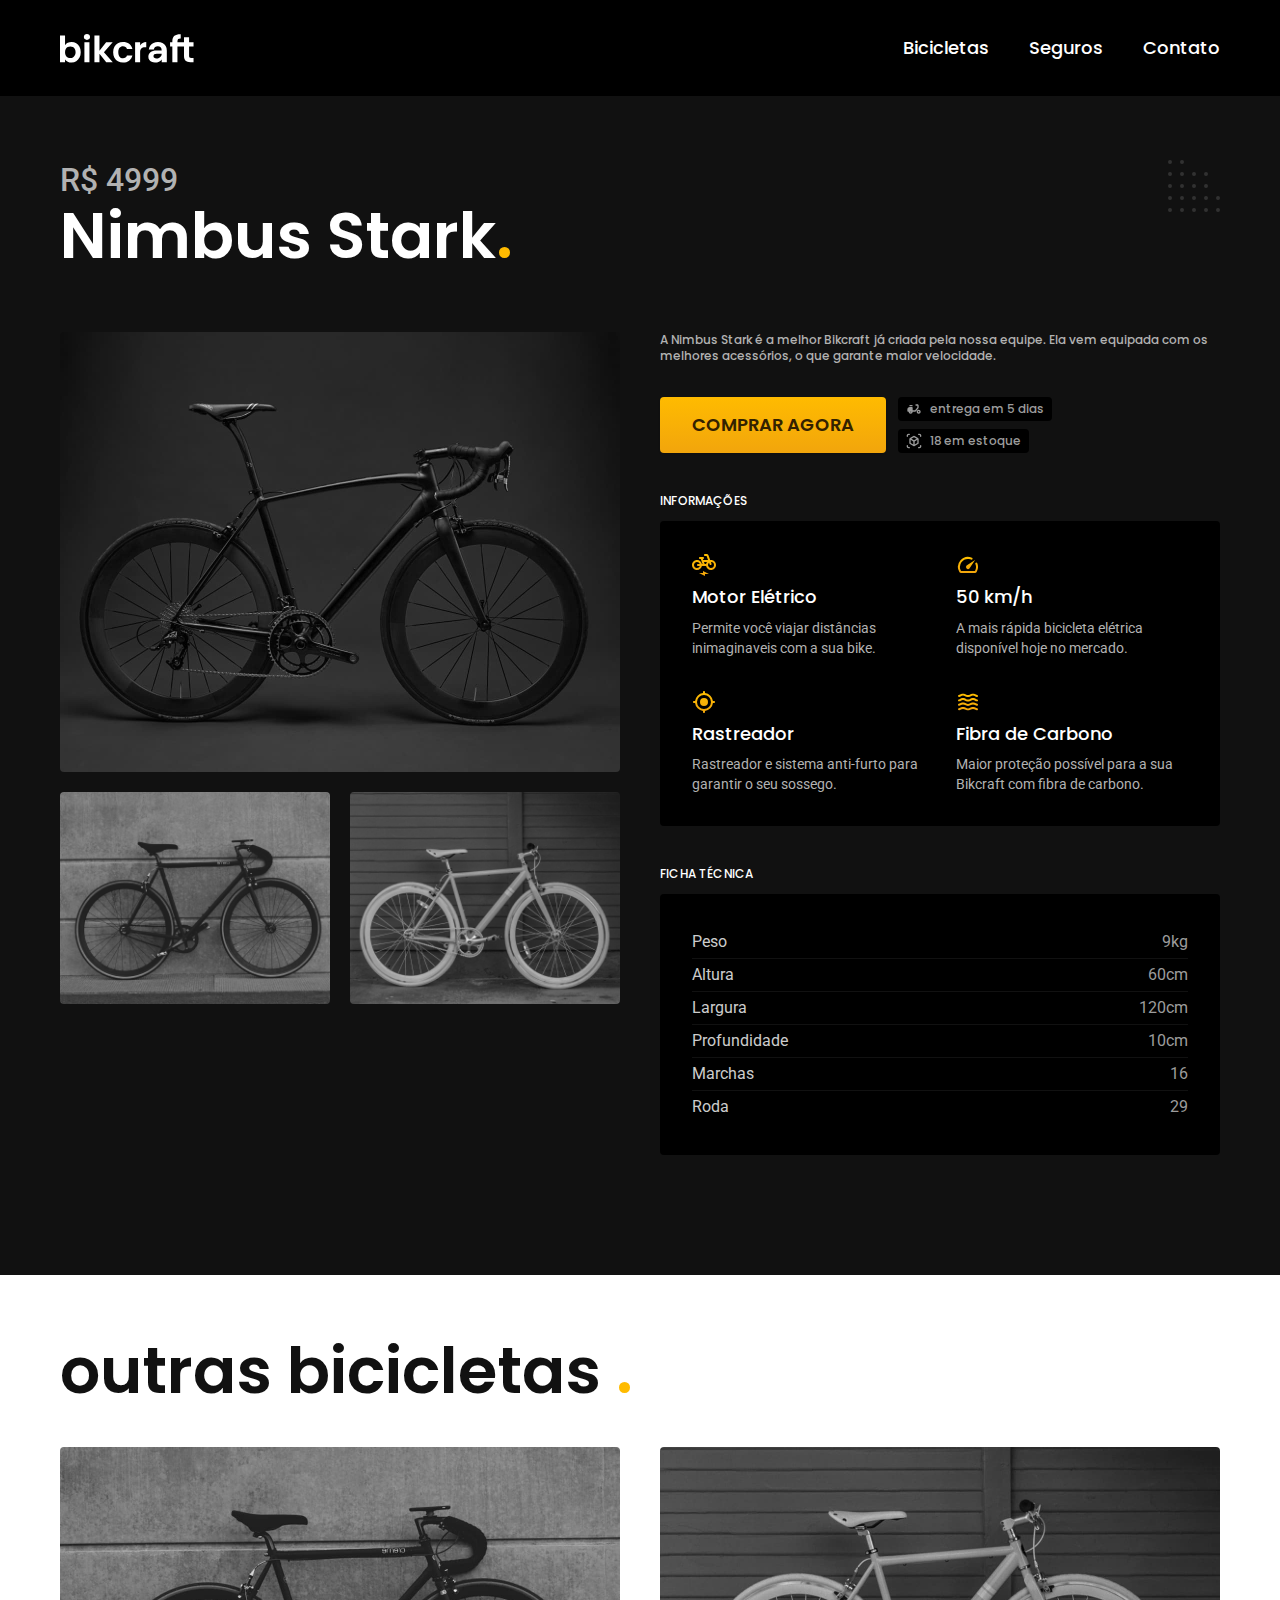
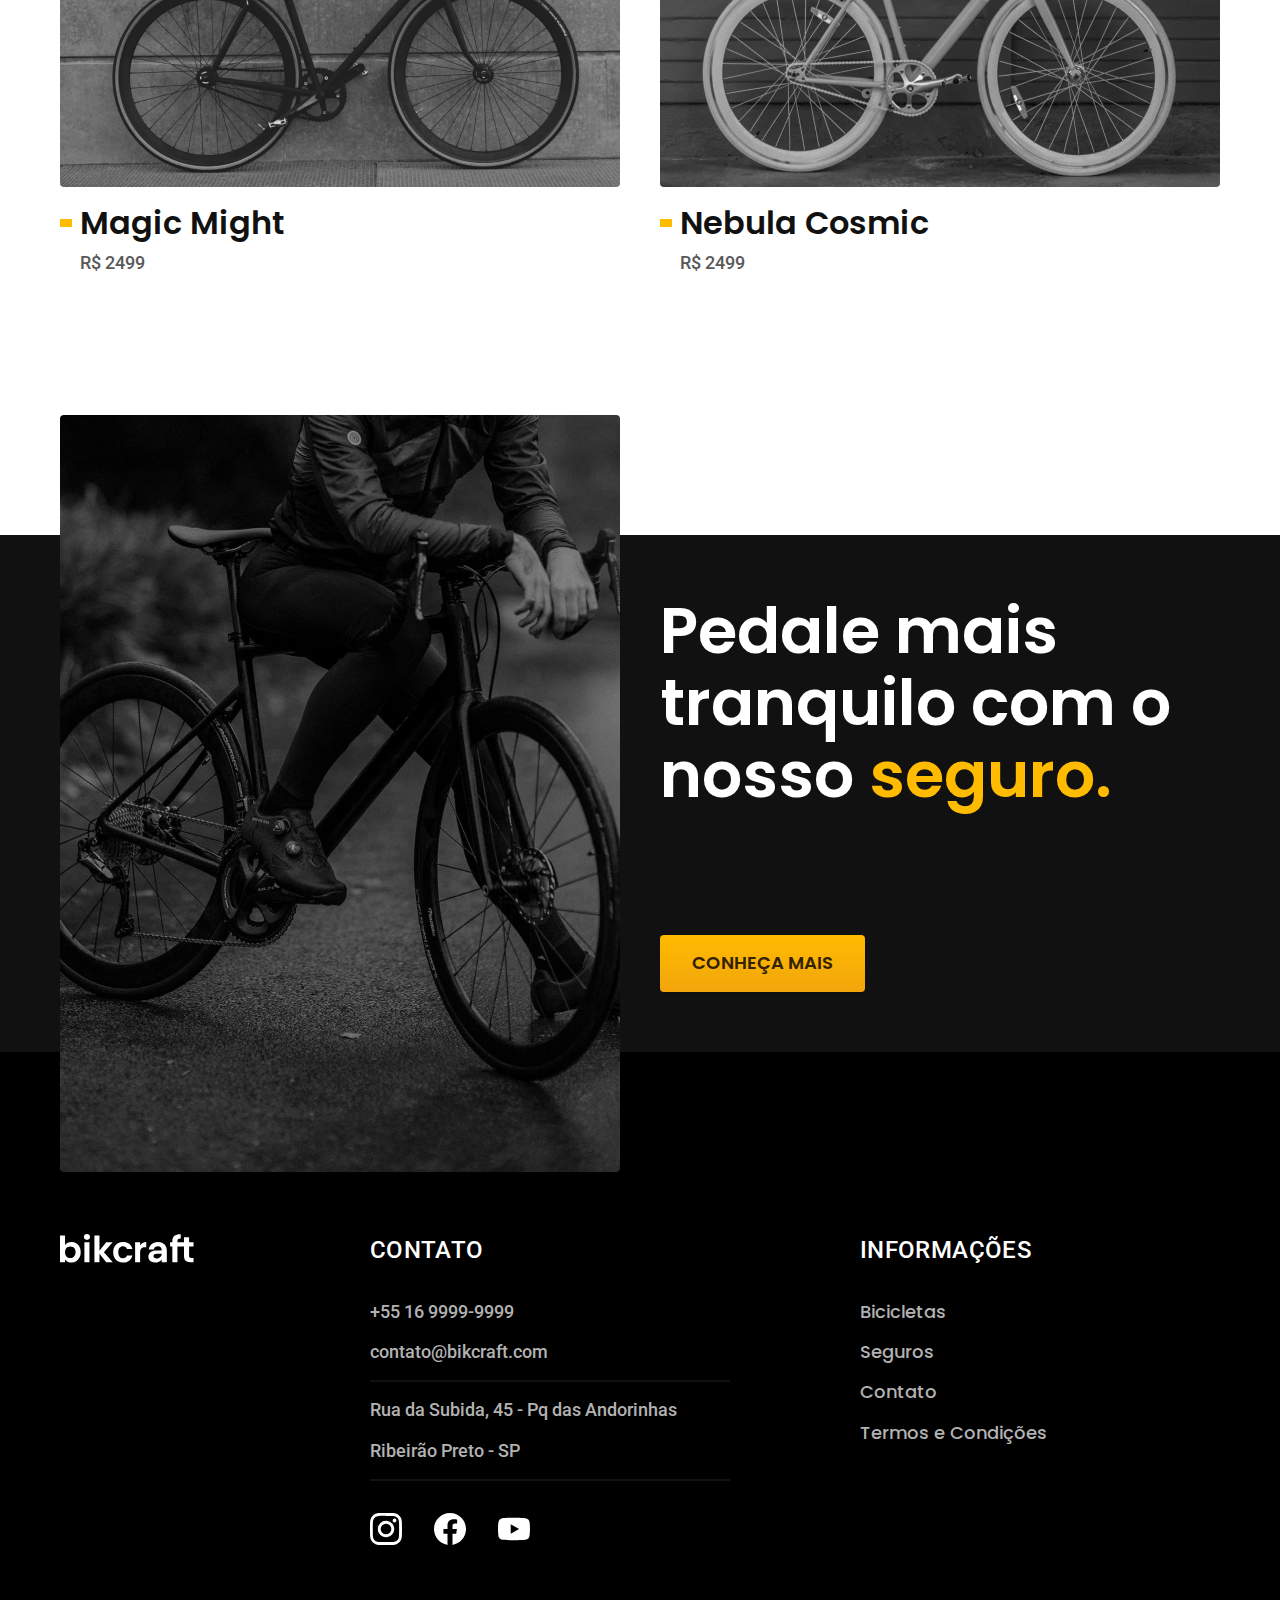
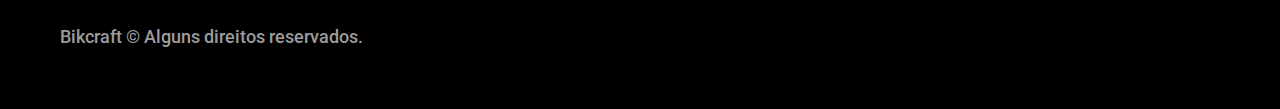
<file: bicicletas/nimbus.html>
<!DOCTYPE html>
<html lang="pt-br">

<head>
    <meta charset="UTF-8">
    <meta http-equiv="X-UA-Compatible" content="IE=edge">
    <meta name="viewport" content="width=device-width, initial-scale=1.0">
    <title>Nimbus | Bickcraft</title>
    <meta name="description" content="Nimbus">

    <link rel="icon" href="../favicon.svg" type="image/svg+xml">
    <link href="../css/style.min.css" rel="preload" as="style">
    <link rel="stylesheet" href="../css/style.min.css">

    <link rel="preconnect" href="https://fonts.googleapis.com">
    <link rel="preconnect" href="https://fonts.gstatic.com" crossorigin>
    <link href="https://fonts.googleapis.com/css2?family=Merriweather:ital,wght@1,900&family=Poppins:wght@500;600&family=Roboto:wght@400;500&display=swap" rel="stylesheet">
        <script>document.documentElement.classList.add('js')</script>

    <link rel="preconnect" href="https://fonts.googleapis.com">
    <link rel="preconnect" href="https://fonts.gstatic.com" crossorigin>
    <link href="https://fonts.googleapis.com/css2?family=Merriweather:ital,wght@1,900&family=Poppins:wght@500;600&family=Roboto:wght@400;500&display=swap" rel="stylesheet">
</head>

<body id="bicicleta">
    <header class="header-bg">
        <div class="header container">
            <a href="../">
                <img src="../img/bikcraft.svg" alt="Bickcraft">
            </a>

            <nav aria-label="primária">
                <ul class="header-menu  font-1-m cor-0">
                    <li><a href="../bicicletas.html">Bicicletas</a></li>
                    <li><a href="../seguros.html">Seguros</a></li>
                    <li><a href="../contato.html">Contato</a></li>
                </ul>
            </nav>
        </div>
    </header>

    <main class="titulo-bg">
        <div>
            <div class="titulo container">
                <p class="font-2-xl cor-5">R$ 4999</p>
                <h1 class="font-1-xxl cor-0">Nimbus Stark<span class="cor-p1">.</span></h1>
            </div>
        </div>
        <div class="bicicleta container">
            <div class="bicicleta-imagens">
                <img src="../img/bicicleta/nimbus1.jpg" alt="">
                <img src="../img/bicicleta/nimbus2.jpg" alt="">
                <img src="../img/bicicleta/nimbus3.jpg" alt="">
            </div>
            <div class="bicicleta-conteudo">
                <p class="font-1-xs cor-5">A Nimbus Stark é a melhor Bikcraft já criada pela nossa equipe. Ela vem equipada com os melhores acessórios, o que garante maior velocidade.</p>
                <div class="bicicleta-comprar">
                    <a href="../orcamento.html?tipo=bikcraft&produto=nimbus" class="botao">Comprar Agora</a>
                    <span class="font-1-xs cor-6"><img src="../img/icones/entrega.svg" alt=""> entrega em 5 dias</span>
                    <span class="font-1-xs cor-6"><img src="../img/icones/estoque.svg" alt=""> 18 em estoque</span>
                </div>
                <h2 class="font-1-xs cor-0">Informações</h2>
                <ul class="bicicleta-informacoes">
                    <li>
                        <img src="../img/icones/eletrica.svg" alt="">
                        <h3 class="font-1-m cor-0">Motor Elétrico</h3>
                        <p class="font-2-xs cor-5">Permite você viajar distâncias inimaginaveis com a sua bike.</p>
                    </li>
                    <li>
                        <img src="../img/icones/velocidade.svg" alt="">
                        <h3 class="font-1-m cor-0">50 km/h</h3>
                        <p class="font-2-xs cor-5">A mais rápida bicicleta elétrica disponível hoje no mercado.</p>
                    </li>
                    <li>
                        <img src="../img/icones/rastreador.svg" alt="">
                        <h3 class="font-1-m cor-0">Rastreador</h3>
                        <p class="font-2-xs cor-5">Rastreador e sistema anti-furto para garantir o seu sossego.</p>
                    </li>
                    <li>
                        <img src="../img/icones/carbono.svg" alt="">
                        <h3 class="font-1-m cor-0">Fibra de Carbono</h3>
                        <p class="font-2-xs cor-5">Maior proteção possível para a sua Bikcraft com fibra de carbono.</p>
                    </li>
                </ul>
                <h2 class="font-1-xs cor-0">Ficha Técnica</h2>
                <ul class="bicicleta-ficha font-2-s cor-4">
                    <li>Peso <span>9kg</span></li>
                    <li>Altura <span>60cm</span></li>
                    <li>Largura <span>120cm</span></li>
                    <li>Profundidade <span>10cm</span></li>
                    <li>Marchas <span>16</span></li>
                    <li>Roda <span>29</span></li>
                </ul>
            </div>
        </div>
    </main>

    <article class="bicicletas-lista container">
        <h2 class="font-1-xxl">outras bicicletas <span class="cor-p1">.</span></h2>
        <ul>
            <li>
                <a href="./magic.html">
                    <img src="../img/bicicletas/magic.jpg" alt="Bicicleta Preta">
                    <h3 class="font-1-xl">Magic Might</h3>
                    <span class="font-2-m cor-8">R$ 2499</span>
                </a>
            </li>
            <li>
                <a href="./nebula.html">
                    <img src="../img/bicicletas/nebula.jpg" alt="Bicicleta Preta">
                    <h3 class="font-1-xl">Nebula Cosmic</h3>
                    <span class="font-2-m cor-8">R$ 2499</span>
                </a>
            </li>
        </ul>
    </article>

    <article class="seguro-bg">
        <div class="seguro container">
            <div class="seguro-imagem">
                <img src="../img/fotos/seguros.jpg" alt="Pessoa para em cima de uma bicicleta.">
            </div>
            <div class="seguro-conteudo">
                <h2 class="font-1-xxl cor-0">Pedale mais tranquilo com o nosso <span class="cor-p1">seguro.</span></h2>
                <p class="font-2-l">Inscreva-se em um dos planos do nosso seguro Bikcraft e aproveite diversos benefícios.</p>
                <a class="botao" href="../seguros.html">Conheça Mais</a>
            </div>
        </div>
    </article>

    <footer class="footer-bg">
        <div class="footer container">
            <img src="../img/bikcraft.svg" alt="Bickcraft">
            <div class="footer-contato">
                <h3 class="font-2-l-b cor-0">Contato</h3>
                <ul class="font-2-m cor-5">
                    <li><a href="tel:+551699999999">+55 16 9999-9999</a></li>
                    <li><a href="mailto:contato@bikcraft.com">contato@bikcraft.com</a></li>
                    <li>Rua da Subida, 45 - Pq das Andorinhas</li>
                    <li>Ribeirão Preto - SP</li>
                </ul>
                <div class="footer-redes">
                    <a href="../">
                        <img src="../img/redes/instagram.svg" alt="Instagram">
                    </a>
                    <a href="../">
                        <img src="../img/redes/facebook.svg" alt="Facebook">
                    </a>
                    <a href="../">
                        <img src="../img/redes/youtube.svg" alt=Youtube">
                    </a>
                </div>
            </div>
            <div class="footer-informacoes">
                <h3 class="font-2-l-b cor-0">Informações</h3>
                <nav>
                    <ul class="font-1-m cor-5">
                        <li><a href="../bicicletas.html">Bicicletas</a></li>
                        <li><a href="../seguros.html">Seguros</a></li>
                        <li><a href="../contato.html">Contato</a></li>
                        <li><a href="../termos.html">Termos e Condições</a></li>
                    </ul>
                </nav>
            </div>
            <p class="footer-copy font-2-m cor-6">Bikcraft © Alguns direitos reservados.</p>
        </div>
    </footer>
    <script src="../js/script.js"></script>
</body>

</html>
</file>
<file: css/style.min.css>
body{margin:0;font-family:Arial,Helvetica,sans-serif;color:#111}ul{padding:0;list-style:none}blockquote,dd,h1,h2,h3,h4,p,ul{margin:0}a{text-decoration:none;color:inherit}img{max-width:100%;height:auto;display:block}img[src$=".jpg"]{border-radius:4px}.font-1-xs{font:500 0.75rem/1.35 Poppins,sans-serif}.font-2-xs{font:400 0.875rem/1.43 Roboto,sans-serif}.font-1-s{font:500 1rem/1.5 Poppins,sans-serif}.font-2-s{font:400 1rem/1.5 Roboto,sans-serif}.font-1-m,.font-1-m-b{font:500 1.125rem/1.35 Poppins,sans-serif}.font-1-m-b{font-weight:600}.font-2-m{font:500 1.125rem/1.35 Roboto,sans-serif}.font-1-l{font:500 1.5rem/1.5 Poppins,sans-serif}.font-2-l,.font-2-l-b{font:400 1.5rem/1.5 Roboto,sans-serif}.font-2-l-b{font-weight:500;letter-spacing:.015em;text-transform:uppercase}.font-1-xl{font:600 2rem/1.25 Poppins,sans-serif}.font-2-xl{font:500 2rem/1.25 Roboto,sans-serif}.font-1-xxl{font:600 4rem/1.125 Poppins,sans-serif}@media (max-width:1200px){.font-1-xxl{font-size:3rem}.font-2-l{font-size:1.125rem}.font-2-l-b{font-size:1.125rem}}@media (max-width:800px){.font-1-xxl{font-size:2rem}.font-1-xl,.font-2-xl{font-size:1.5rem}}:root{--cor-0:#ffffff;--cor-1:#f7f7f7;--cor-2:#ededed;--cor-3:#dedede;--cor-4:#cccccc;--cor-5:#b2b2b2;--cor-6:#9c9c9c;--cor-7:#717171;--cor-8:#595959;--cor-9:#404040;--cor-10:#2e2e2e;--cor-11:#111111;--cor-12:#000000;--cor-p1:#ffbb00;--cor-p2:#e4a30b;--cor-p3:#a66f00;--cor-p4:#664400;--cor-p5:#332200}.cor-0{color:var(--cor-0)}.cor-1{color:var(--cor-1)}.cor-2{color:var(--cor-2)}.cor-3{color:var(--cor-3)}.cor-4{color:var(--cor-4)}.cor-5{color:var(--cor-5)}.cor-6{color:var(--cor-6)}.cor-7{color:var(--cor-7)}.cor-8{color:var(--cor-8)}.cor-9{color:var(--cor-9)}.cor-10{color:var(--cor-10)}.cor-11{color:var(--cor-11)}.cor-12{color:var(--cor-12)}.cor-p1{color:var(--cor-p1)}.cor-p2{color:var(--cor-p2)}.cor-p3{color:var(--cor-p3)}.cor-p4{color:var(--cor-p4)}.cor-p5{color:var(--cor-p5)}.js .fadeInDown{transform:translate3d(0,-20px,0)}.js .fadeInUp{transform:translate3d(0,20px,0)}.js .fadeInRight{transform:translate3d(20px,0,0)}.js .fadeInLeft{transform:translate3d(-20px,0,0)}.js [data-anime]{opacity:0}.js .anime{opacity:1;transform:none;transition:transform .8s,opacity .8s}.header-bg{background-color:var(--cor-12)}.header{display:flex;flex-wrap:wrap;gap:20px;justify-content:space-between;align-items:center;padding-top:20px;padding-bottom:20px}.header-menu{display:flex;gap:40px;flex-wrap:wrap}.header-menu a{display:inline-block;padding:16px 0;position:relative}.header-menu a::after{content:"";display:block;height:2px;width:0;background:var(--cor-0);margin-top:4px;transition:.3s;position:absolute}.header-menu a.ativo::after,.header-menu a:hover::after{width:100%}@media (max-width:800px){.header-menu{gap:20px}.header-menu a{background-color:var(--cor-11);padding:12px 16px;border-radius:4px}.header-menu a:hover{background-color:var(--cor-10)}.header-menu a::after{display:none}}@media (max-width:600px){.header-menu{gap:12px}.header-menu a{padding:8px 12px;font-size:14px}}.footer-bg{background-color:var(--cor-12)}.footer{display:grid;grid-template-columns:3fr 5fr 4fr;gap:40px;padding-top:60px;padding-bottom:60px}.footer h3{margin-bottom:32px}.footer-contato ul{margin-bottom:32px}.footer-contato li:nth-child(2n):after{content:"";display:block;max-width:360px;height:2px;background:var(--cor-11);margin-top:16px}.footer li{margin-bottom:16px}.footer-redes{display:flex;gap:32px}.footer a:hover{color:var(--cor-0)}.footer-copy{grid-column:1/-1;margin-top:40px}@media(max-width:800px){.footer>img{display:none}.footer{grid-template-columns:1fr 1fr}}@media(max-width:600px){.footer{grid-template-columns:1fr;gap:60px}.footer-copy{margin-top:0}}.container{box-sizing:border-box;max-width:1200px;padding-left:20px;padding-right:20px;margin-left:auto;margin-right:auto}.botao{display:inline-block;padding:16px 32px;background:linear-gradient(#fb0,#f2a50c);border-radius:4px;box-shadow:0 1px 2px rgba(0,0,0,.1);text-transform:uppercase;color:var(--cor-p5);font:600 1.125rem/1.35 Poppins,sans-serif;max-width:max-content;border:none;cursor:pointer}.botao:hover{background:linear-gradient(#ffb60d,#e59317)}.botao.secundario{background:var(--cor-10);color:var(--cor-2)}.botao.secundario:hover{background:var(--cor-9)}.botao.seta{display:flex;align-items:center}.botao.seta::after{content:"";display:inline-block;width:18px;height:10px;margin-left:12px;background:url("../img/icones/seta.svg");transition:transform .2s}.botao.seta:hover:after{transform:translateX(4px)}@media (max-width:600px){.botao{padding:12px 16px;font-size:1rem}}.link{display:inline-block;color:var(--cor-p1);font:500 1.5rem/1.5 Poppins,sans-serif;text-transform:uppercase}.link::after{content:"";display:block;width:100%;height:4px;background-color:currentColor}.link:hover{color:var(--cor-0)}.titulo-bg{padding-top:60px;padding-bottom:60px;background-color:var(--cor-11)}.titulo{background:url('../img/dec/top-right.svg') no-repeat top right 20px}.titulo p{margin-top:4px}@media(max-width:800px){.titulo{padding-top:40px;padding-bottom:40px}.titulo p{font-size:1rem;text-transform:lowercase;font-weight:400}}.form{display:grid;grid-template-columns:1fr 1fr;gap:20px}.form label{display:block;font:400 1rem/1.5 Poppins,sans-serif;margin-bottom:4px}.form .col-2{grid-column:span 2}.form input[type=email],.form input[type=text],.form textarea{font:400 1rem/1.5 Roboto,sans-serif;background-color:var(--cor-1);border:1px solid var(--cor-2);padding:12px;border-radius:4px;width:100%;box-sizing:border-box}.form input[type=email]:focus,.form input[type=text]:focus,.form textarea:focus{outline:0;border-color:var(--cor-p1);background:var(--cor-0);box-shadow:0 0 0 2px #fea}@media(max-width:600px){.form{grid-template-columns:1fr}.form .col-2{grid-column:1}}.introducao-bg{background:var(--cor-12) url(../img/dec/bottom-left.svg) no-repeat bottom 160px left 20px;box-shadow:inset 0 -120px var(--cor-0)}.introducao{display:grid;grid-template-columns:1fr 1fr;gap:0 40px}.introducao-conteudo{align-self:end;padding-bottom:200px}.introducao img{width:100%;height:100%;object-fit:cover;border-radius:4px}.introducao h1{margin-bottom:32px}.introducao p{margin-bottom:20px;color:var(--cor-5)}@media (max-width:800px){.introducao-bg{background-color:var(--cor-11);padding-top:40px;box-shadow:inset 0 -60px var(--cor-0)}.introducao{grid-template-columns:1fr;gap:32px}.introducao-conteudo{padding-bottom:0}.introducao h1{margin-bottom:16px}.introducao img{height:300px;width:100%}}.bicicletas-lista{padding-top:60px;padding-bottom:120px}.bicicletas-lista h2{margin-bottom:40px}.bicicletas-lista ul{display:flex;gap:40px;padding:0 20px 20px 20px;max-width:1400px;margin-left:auto;margin-right:auto;overflow-x:auto}#bicicleta .bicicletas-lista ul{padding:0 0 20px 0}.bicicletas-lista li{min-width:280px}.bicicletas-lista a{display:block}.bicicletas-lista img{margin-bottom:16px}.bicicletas-lista h3{margin-bottom:8px;display:flex;align-items:center}.bicicletas-lista h3::before{content:"";display:inline-block;height:8px;width:12px;margin-right:8px;background-color:var(--cor-p1);transition:width .2}.bicicletas-lista a:hover h3::before{width:24px}.bicicletas-lista li span{padding-left:20px}@media (max-width:800px){.bicicletas-lista{padding-bottom:60px}.bicicletas-lista ul{gap:20px}}.bicicletas-bg{background:linear-gradient(to right,var(--cor-0) 20%,var(--cor-11) 0)}.bicicletas{display:grid;grid-template-columns:1fr 1fr;gap:40px;padding-top:60px;padding-bottom:60px;background:url('../img/dec/top-right.svg') no-repeat top 40px right 20px}.bicicletas-imagem{display:grid}.bicicletas-imagem img{grid-area:1/1}.bicicletas-imagem span{grid-area:1/1;place-self:start end;margin-top:20px;background:var(--cor-12);display:inline-block;padding:8px 12px 8px 8px;border-radius:4px 0 0 4px}.bicicletas-conteudo{display:grid;grid-template-columns:1fr auto;align-content:start}.bicicletas h2,.bicicletas p{grid-column:1/-1}.bicicletas h2{margin-bottom:20px}.bicicletas h2::before{content:"";display:block;width:12px;height:8px;background-color:var(--cor-p1);margin-bottom:8px}.bicicletas p{margin-bottom:32px}.bicicletas a{place-self:end}.bicicletas li{display:flex;align-items:center;gap:8px}.bicicletas ul{display:grid;gap:16px}.bicicletas-conteudo img{width:24px}@media(max-width:800px){.bicicletas{grid-template-columns:1fr;gap:20px;padding-top:40px;padding-bottom:40px}.bicicletas-bg{background:var(--cor-11)}}@media(max-width:600px){.bicicletas-conteudo{grid-template-columns:1fr}.bicicletas ul{font-size:1rem;grid-template-columns:1fr 1fr;margin-bottom:32px}.bicicletas a{place-self:start}}.bicicleta{display:grid;grid-template-columns:1fr 1fr;align-items:start;gap:40px;padding-top:60px;padding-bottom:60px}#bicicleta .titulo p{text-transform:uppercase}.bicicleta-imagens{display:flex;flex-wrap:wrap;gap:20px}.bicicleta-imagens img{flex:1;min-width:200px}.bicicleta-imagens img:first-child{min-width:100%}.bicicleta-conteudo>p{margin-bottom:32px}.bicicleta-comprar{display:grid;grid-template-columns:max-content auto;align-items:center;justify-items:start;gap:8px 12px;margin-bottom:40px}.bicicleta-comprar a{grid-row:span 2}.bicicleta-comprar span{display:flex;align-items:center;background-color:var(--cor-12);gap:8px;padding:4px 8px;border-radius:4px}.bicicleta-conteudo h2{text-transform:uppercase;letter-spacing:.015em;margin-bottom:12px}.bicicleta-ficha,.bicicleta-informacoes{padding:32px;background-color:var(--cor-12);border-radius:4px}.bicicleta-informacoes{margin-bottom:40px;display:grid;grid-template-columns:1fr 1fr;gap:32px}.bicicleta-informacoes img{width:24px;margin-bottom:8px}.bicicleta-informacoes h3{margin-bottom:8px}.bicicleta-ficha li{padding:4px 0;display:flex;justify-content:space-between;border-bottom:1px solid var(--cor-11)}.bicicleta-ficha li:last-child{border-bottom:none}.bicicleta-ficha span{color:var(--cor-6)}@media(max-width:800px){.bicicleta{grid-template-columns:1fr;padding-top:40px}.bicicleta-imagens{grid-row:2}}@media(max-width:400px){.bicicleta-informacoes{grid-template-columns:1fr}.bicicleta-comprar{grid-template-columns:1fr}}.seguro-bg{background-color:var(--cor-11);box-shadow:inset 0 120px var(--cor-0),inset 0 -120px var(--cor-12)}.seguro{display:grid;grid-template-columns:1fr 1fr;gap:40px}.seguro-imagem img{width:100%;height:100%;object-fit:cover}.seguro-conteudo{padding-top:180px;padding-bottom:180px}.seguro h2{margin-bottom:32px}.seguro p{margin-bottom:20px}@media(max-width:800px){.seguro-bg{box-shadow:inset 0 -60px var(--cor-12)}.seguro{grid-template-columns:1fr}.seguro-conteudo{grid-row:1;padding-top:40px;padding-bottom:0}}.seguros-bg{background-color:var(--cor-11)}.seguros{padding-top:60px;padding-bottom:60px;display:grid;grid-template-columns:1fr 1fr;gap:40px;align-items:center}#seguros .seguros{padding-top:0}.seguros h2{grid-column:1/-1}.seguros-item{background-color:var(--cor-12);padding:32px 32px 32px 60px;display:grid;grid-template-columns:1fr auto;border-radius:4px}.seguros-item h3{margin-bottom:40px}.seguros-item span{grid-column:2;display:block;text-align:right}.seguros-item ul{grid-column:1/-1;margin-bottom:32px}.seguros-item li{display:flex;align-items:center;position:relative}.seguros-item li+li{margin-top:20px}.seguros-item li::before{content:"";display:inline-block;width:13px;height:9px;background-image:url("../img/icones/lista.svg");position:absolute;left:-21px}.seguros-item a{grid-column:1/-1;margin-bottom:32px}@media(max-width:800px){.seguros{grid-template-columns:1fr}}.vantagens-bg{background-color:var(--cor-12)}.vantagens{padding-top:120px;padding-bottom:120px}.vantagens h2{margin-bottom:60px}.vantagens ul{display:grid;grid-template-columns:repeat(auto-fit,minmax(280px,max-content));gap:40px 80px}.vantagens h3,.vantagens img{margin-bottom:8px}@media(max-width:800px){.vantagens{padding-top:60px;padding-bottom:60px}.vantagens h2{margin-bottom:40px}.vantagens ul{gap:20px}}.perguntas{padding-top:120px;padding-bottom:120px}.perguntas h2{margin-bottom:60px}.perguntas dl>div{padding:20px;border-radius:4px}.perguntas dl>div:nth-child(odd){background-color:var(--cor-1)}.perguntas button{display:grid;grid-template-columns:auto 1fr auto;align-items:center;gap:8px;cursor:pointer;border:none;background:0 0;width:100%;text-align:left}.perguntas button::before{content:"";display:inline-block;width:12px;height:8px;background-color:var(--cor-p1)}.perguntas button::after{content:"";display:inline-block;width:14px;height:6px;background:url('../img/icones/seta-abrir.svg');transition:.3s}.perguntas button:hover:after,.perguntas button[aria-expanded=true]::after{transform:rotate(180deg)}.js .perguntas dd{display:none}.js .perguntas dd.ativa{display:block}.perguntas dd{padding-left:20px;padding-top:20px;max-width:80ch}@media(max-width:800px){.perguntas{padding-top:60px;padding-bottom:60px}.perguntas h2{margin-bottom:40px}}.depoimento{display:grid;grid-template-columns:1fr 1fr;background-color:var(--cor-p1);overflow:hidden}.depoimento img{width:100%;height:100%;object-fit:cover;border-radius:0}.depoimento-conteudo{padding:40px 40px 80px 80px;align-self:end;background:url("../img/dec/bottom-right-p.svg") no-repeat bottom 40px right 40px}.depoimento-conteudo p{max-width:32ch;font-family:Merriweather,serif;font-style:italic;font-weight:900;margin-bottom:32px;position:relative}.depoimento p::after,.depoimento p::before{font-size:5rem;color:var(--cor-p2);position:absolute}.depoimento p::before{content:"“";left:-50px;top:-20px}.depoimento p::after{content:"”"}@media (min-width:120px){.depoimento img{max-height:520px}}@media (max-width:800px){.depoimento{grid-template-columns:1fr;text-align:center}.depoimento img{max-height:200px}.depoimento-conteudo{padding:40px 20px;justify-self:center}}.tecnologia-bg{background-color:var(--cor-11);box-shadow:inset 0 80px var(--cor-0),inset 0 -80px var(--cor-0)}.tecnologia{display:grid;grid-template-columns:1fr 1fr;gap:40px}.tecnologia-imagem img{width:100%;height:100%;object-fit:cover;object-position:left}.tecnologia-conteudo{padding-top:160px;padding-bottom:160px}.tecnologia-conteudo>span{display:block;margin-bottom:20px}.tecnologia-conteudo h2{margin-bottom:32px}.tecnologia-conteudo>p{margin-bottom:20px}.tecnologia a{margin-bottom:80px}.tecnologia-vantagens{display:flex;gap:40px}.tecnologia-vantagens h3{margin-bottom:8px;width:max-content}.tecnologia-vantagens img{width:24px;margin-bottom:8px}@media (max-width:800px){.tecnologia-bg{box-shadow:initial}.tecnologia{grid-template-columns:1fr}.tecnologia-conteudo{padding-top:60px;padding-bottom:60px}.tecnologia-imagem{display:none}.tecnologia a{margin-bottom:60px}}@media (max-width:800px){.tecnologia-vantagens{flex-direction:column}}.parceiros{padding-top:60px;padding-bottom:120px}.parceiros h2{margin-bottom:60px}.parceiros ul{padding:0 20px;max-width:1400px;display:grid;grid-template-columns:repeat(4,1fr);margin:0 auto}.parceiros img{margin:auto}.parceiros li{display:flex;padding:32px}.parceiros li{border-left:2px solid var(--cor-2)}.parceiros li:first-child,.parceiros li:nth-child(5){border-left:none}.parceiros li:nth-child(n+5){border-top:2px solid var(--cor-2)}@media (max-width:800px){.parceiros{padding-bottom:60px}.parceiros h2{margin-bottom:20px}.parceiros ul{grid-template-columns:repeat(2,1fr)}.parceiros li:nth-child(n+3){border-top:2px solid var(--cor-2)}.parceiros li:nth-child(3),.parceiros li:nth-child(7){border-left:none}}#contato{background:linear-gradient(var(--cor-11) 600px,var(--cor-1) 0)}.contato{display:grid;grid-template-columns:5fr 7fr}.contato-dados,.contato-formulario{padding:60px;box-shadow:0 1px 2px rgba(0,0,0,.1)}.contato-formulario{border-radius:0 5px 5px 0;background:var(--cor-0) url("../img/dec/bottom-right.svg") no-repeat bottom 20px right 20px}.contato-dados{border-radius:5px 0 0 5px;background:var(--cor-12) url("../img/dec/bottom-left.svg") no-repeat bottom 20px left 20px}.contato-dados h2{margin-bottom:60px}.contato-endereco{margin-bottom:32px;padding-left:28px;background:url("../img/icones/local.svg") no-repeat 0 2px}.contato-endereco p{margin-bottom:8px}.contato-meios a{display:block;max-width:max-content;margin-bottom:8px;padding-left:28px}.contato-meios a:hover{color:var(--cor-0)}.contato-meios a:first-child{background:url("../img/icones/email.svg") no-repeat 0 2px}.contato-meios a:nth-child(2){margin-bottom:32px}.contato-meios a:nth-child(3){margin-bottom:60px;background:url("../img/icones/telefone.svg") no-repeat 0 2px}.contato-redes{display:flex;gap:32px;padding-left:28px}@media (max-width:800px){.contato{grid-template-columns:1fr}.contato-dados,.contato-formulario{padding:20px}.contato-dados{border-radius:5px 5px 0 0;background:var(--cor-12)}.contato-formulario{border-radius:0 0 5px 5px}.contato-dados h2{margin-bottom:32px}.contato-meios a:nth-child(3){margin-bottom:32px}.contato-redes{margin-bottom:12px}}.lojas{display:grid;grid-template-columns:1fr 1fr;gap:0 40px;padding-top:120px;padding-bottom:120px}.lojas h2{grid-column:1/-1}.lojas img{border-radius:4px 4px 0 0}.lojas-item{border-radius:4px;background:var(--cor-0);box-shadow:0 1px 2px rgba(0,0,0,.1)}.lojas-conteudo{display:grid;grid-template-columns:1fr 1fr;gap:32px 16px;padding:32px}.lojas-conteudo h3,.lojas-tempo{grid-column:1/-1}.lojas-dados{display:grid;gap:8px;border-left:2px solid var(--cor-2);padding-left:12px}.lojas-tempo{display:flex;align-items:center;gap:8px}@media(max-width:800px){.lojas{gap:20px;padding-top:60px;padding-bottom:60px}.lojas h2{margin-bottom:32px}.lojas-conteudo{grid-template-columns:1fr}}@media(max-width:600px){.lojas{grid-template-columns:1fr}}#orcamento{background-image:linear-gradient(var(--cor-11) 700px,var(--cor-1) 0)}.orcamento{display:grid;grid-template-columns:5fr 7fr;padding-bottom:120px}.orcamento h2{text-transform:uppercase;display:flex;align-items:center;position:relative}.orcamento h2::before{content:"";display:inline-block;width:4px;height:8px;background-color:var(--cor-p1);margin-right:8px;position:absolute;left:-12px}.orcamento-dados,.orcamento-produto{padding:60px;box-shadow:0 1px 2px rgba(0,0,0,.1)}.orcamento-produto{border-radius:5px 0 0 5px;display:grid;grid-template-columns:1fr 1fr;align-content:start;gap:20px;background:var(--cor-12) url("../img/dec/bottom-left.svg") no-repeat bottom 20px left 20px}.orcamento-dados{border-radius:0 5px 5px 0;background:var(--cor-0) url("../img/dec/bottom-right.svg") no-repeat bottom 20px right 20px}.orcamento-conteudo h2,.orcamento-dados h2:nth-of-type(n+2){margin-top:20px}.orcamento-produto>*{grid-column:1/-1}.orcamento-produto>label{grid-column:initial}.orcamento-seguro{margin-top:20px}.orcamento-conteudo{display:none}[value=bikcraft]:checked~#orcamento-bikcraft,[value=seguro]:checked~#orcamento-seguro{display:grid;gap:20px}.radio-detalhes{display:none;box-sizing:border-box;grid-template-columns:1fr 1fr;background:var(--cor-0);padding:20px;border-radius:4px;align-items:center}.radio-detalhes li{display:flex;align-items:center;margin-bottom:8px}.radio-detalhes li img{width:16px;margin-right:8px}[type=radio]{opacity:0;position:absolute;pointer-events:none}[type=radio]+label{font:500 1rem/1.5 Poppins,sans-serif;color:var(--cor-4);background-color:var(--cor-10);padding:12px 16px;border-radius:4px;cursor:pointer;display:grid;grid-template-columns:auto 1fr auto;align-items:center;border:1px solid var(--cor-10)}[type=radio]+label:hover{background-color:var(--cor-9);border-color:var(--cor-9)}[type=radio]+label::before{box-sizing:border-box;content:"";display:inline-block;width:12px;height:12px;border:1px solid var(--cor-6);border-radius:50%;margin-right:8px}[type=radio]:focus+label{box-shadow:0 0 0 2px var(--cor-p1);border-color:var(--cor-12)}.radio-detalhes{display:none;box-sizing:border-box;grid-template-columns:1fr 1fr;background:var(--cor-0);padding:20px;border-radius:4px}[type=radio]+label>span{display:none}[type=radio]:checked+label{background:var(--cor-0);border-color:var(--cor-0);color:var(--cor-11)}[type=radio]:checked:focus+label{border-color:var(--cor-12)}[type=radio]:checked+label::before{border:1px solid var(--cor-7);box-shadow:inset 0 0 0 3px var(--cor-0),inset 0 0 0 6px var(--cor-7)}[type=radio]:checked+label>span{display:inline-block}[type=radio]:checked+label+.radio-detalhes{display:grid}@media (max-width:1200px){.orcamento-dados,.orcamento-produto{padding:32px}}@media (max-width:800px){.orcamento{grid-template-columns:1fr}.orcamento-produto{background:var(--cor-12)}}@media (max-width:400px){.orcamento-produto{grid-template-columns:1fr}}.termos{padding-top:80px;padding-bottom:80px}.termos h2{font-weight:600;margin-bottom:20px}.termos p+h2{margin-top:40px}.termos p{max-width:75ch;margin-bottom:24px}
</file>
